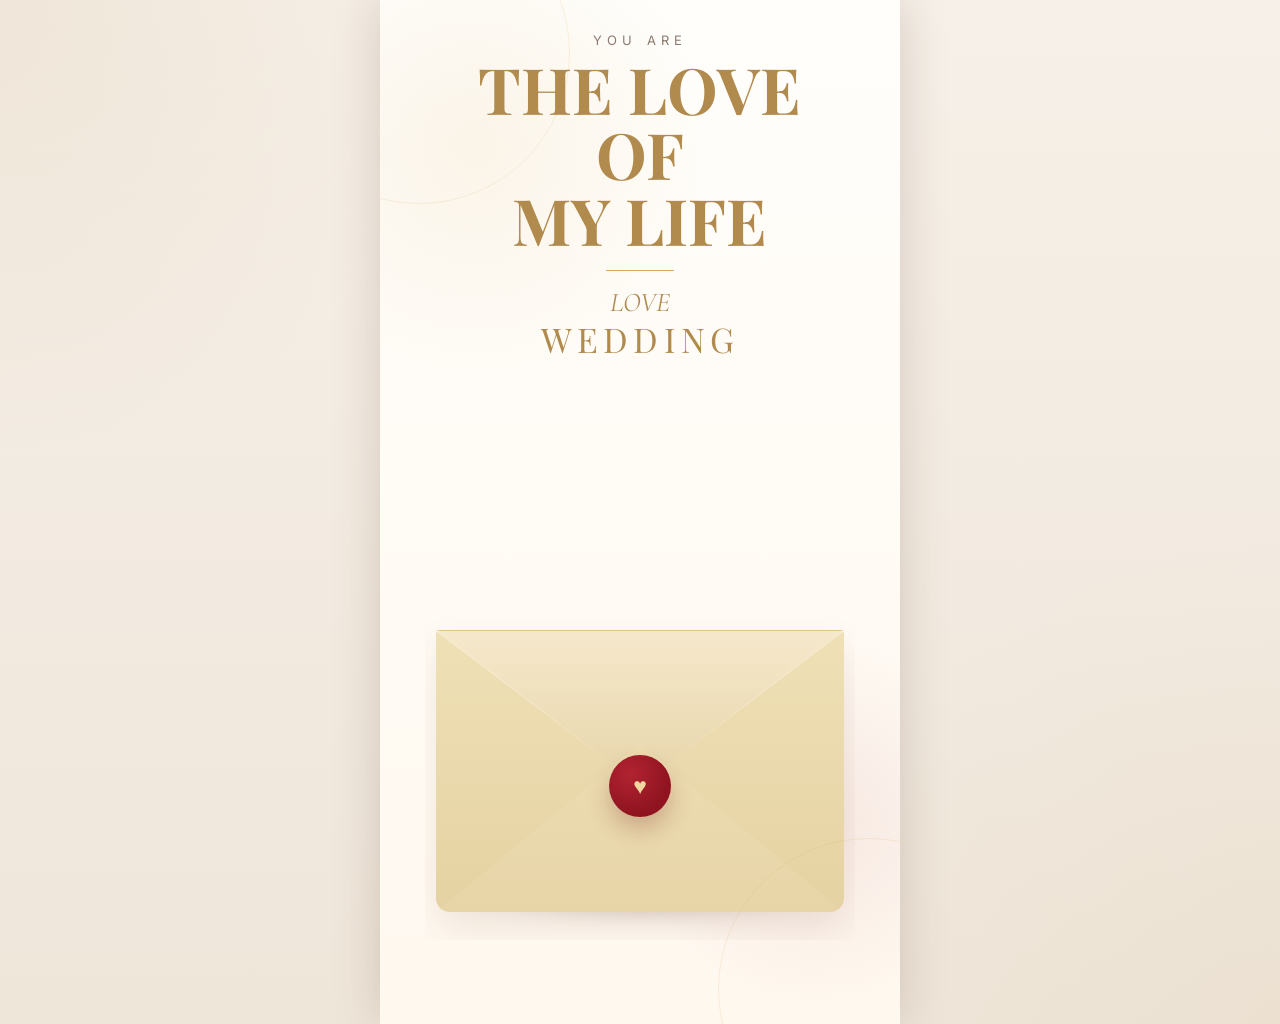
<file: index.html>
<!doctype html>
<html lang="vi">
<head>
  <meta charset="utf-8">
  <meta name="viewport" content="width=device-width,initial-scale=1">
  <title>Thiệp báo hỷ Phú Quí & Ánh Nguyệt</title>
  <meta name="theme-color" content="#f7efe3">
  <link rel="preconnect" href="https://fonts.googleapis.com">
  <link rel="preconnect" href="https://fonts.gstatic.com" crossorigin>
  <link href="https://fonts.googleapis.com/css2?family=Allura&family=Ephesis&family=Great+Vibes&family=Parisienne&family=Pinyon+Script&family=Playfair+Display:wght@500;600;700&family=Cormorant+Garamond:wght@400;500;600;700&family=Inter:wght@300;400;500;600&display=swap" rel="stylesheet">
  <link rel="stylesheet" href="css/style.css?v=2.05">
  <link rel="stylesheet" href="css/frame-fix.css?v=2.05">
  <link rel="stylesheet" href="css/cinelove-inspired.css?v=2.05">
  <link rel="stylesheet" href="css/template39-inspired.css?v=2.05">
  <link rel="stylesheet" href="css/template44-opening.css?v=2.05">
  <link rel="stylesheet" href="css/hero-photo-full.css?v=2.10">
</head>
<body>
  <audio id="bgMusic" loop preload="none"></audio>
  <button class="music-toggle hidden" id="musicToggle" aria-label="Bật/tắt nhạc">Nhạc</button>
  <main id="app" class="page-shell">
    <section class="intro template44-intro" id="intro"><div class="t44-gate" id="envelope"><div class="gif-envelope-stage"><div class="gif-bg-copy"><div class="t44-line t44-small">YOU ARE</div><div class="t44-line t44-big">THE LOVE OF</div><div class="t44-line t44-big">MY LIFE</div><div class="t44-divider"></div><div class="t44-line t44-script">LOVE</div><div class="t44-line t44-wedding">WEDDING</div></div><div class="gif-envelope" id="openEnvelopeArea" aria-label="Mở bao thư"><div class="gif-shadow"></div><div class="gif-back"></div><article class="gif-card intro-image-card" aria-label="Ảnh mở đầu"><div class="intro-image-frame" id="introCardPhoto" role="img" aria-label="Ảnh mở đầu của thiệp"></div><div class="intro-hidden-data" hidden aria-hidden="true"><span id="introGroom">Phú Quí</span><span id="introBride">Ánh Nguyệt</span><span id="introDate">18 . 07 . 2026</span><span id="introType">SAVE OUR DATE</span></div></article><div class="gif-front"><div class="gif-front-left"></div><div class="gif-front-right"></div><div class="gif-front-bottom"></div></div><div class="gif-flap"></div><button class="gif-seal" type="button" id="openEnvelopeButton" aria-label="Mở bao thư"><span>♥</span></button></div></div><p class="gif-hint" id="scrollHint">Kéo lên để xem thiệp</p></div></section>
    <section class="site hidden cinelove-site" id="site"><section class="hero section-reveal cinelove-cover"><div class="hero-arch-wrap"><div class="hero-arch" id="heroPhoto"></div></div><div class="hero-content"><p class="invitee" id="inviteeLine"><span>Kính mời</span><span>Quý khách</span></p><p class="invitee invitee-detail"><span>Đến dự buổi tiệc báo hỷ của</span></p><h2 class="hero-names" id="heroNames"><span id="heroGroomName">Phú Quí</span><span>&</span><span id="heroBrideName">Ánh Nguyệt</span></h2><p class="hero-date" id="heroDate">18 . 07 . 2026</p><button class="plain" id="musicStart">Bật nhạc nền</button></div></section><section class="calendar39 panel section-reveal" id="calendar39"><div class="section-flower">✦</div><p class="section-kicker">Our wedding day</p><h2>THÁNG 07 / 2026</h2><div class="calendar-box"><div class="calendar-week"><span>T2</span><span>T3</span><span>T4</span><span>T5</span><span>T6</span><span>T7</span><span>CN</span></div><div class="calendar-grid" id="calendarGrid"></div></div><div class="calendar-countdown" id="countdown39"><p class="invitee countdown-intro"><span>Buổi tiệc sẽ được diễn ra sau:</span></p><div class="divider"></div><div class="countdown" id="countdown"><div><strong>00</strong><span>Ngày</span></div><div><strong>00</strong><span>Giờ</span></div><div><strong>00</strong><span>Phút</span></div><div><strong>00</strong><span>Giây</span></div></div></div></section><section class="event-invite section-reveal cinelove-event" id="eventInvite"><div class="event-top"><article class="person-side"><div class="person-photo-frame"><img id="eventGroomPhoto" alt="Chú rể"></div><p id="eventGroomRole">Út Nam</p><h3 id="eventGroomShort">Phú Quí</h3></article><article class="person-side"><div class="person-photo-frame"><img id="eventBridePhoto" alt="Cô dâu"></div><p id="eventBrideRole">Út Nữ</p><h3 id="eventBrideShort">Ánh Nguyệt</h3></article></div><div class="event-ribbon">THÔNG TIN LỄ BÁO HỶ</div><div class="family-row"><article><p>Ông Bà</p><h4 id="groomFather"></h4><h4 id="groomMother"></h4><small id="groomFamAddress"></small></article><span class="family-divider"></span><article><p>Ông Bà</p><h4 id="brideFather"></h4><h4 id="brideMother"></h4><small id="brideFamAddress"></small></article></div><p class="formal-intro" id="formalIntro">Trân trọng báo tin Lễ Báo Hỷ của</p><div class="formal-couple"><h2 id="formalGroomName"></h2><p id="formalGroomRole">ÚT NAM</p><span>&</span><h2 id="formalBrideName"></h2><p id="formalBrideRole">ÚT NỮ</p></div><div class="ceremony-block"><h3 id="ceremonyTitle">TIỆC BÁO HỶ ĐƯỢC TỔ CHỨC TẠI</h3><h4 id="venue"></h4><p id="venueAddress"></p><p class="time-label">VÀO LÚC <strong id="eventTime"></strong></p><div class="date-line"><span id="eventDay"></span><i></i><b id="eventDateDay"></b><i></i><span id="eventMonth"></span></div><div class="year-line" id="eventYear"></div><p class="lunar" id="eventLunar"></p><a class="btn solid" id="mapBtn" target="_blank" rel="noopener">CHỈ ĐƯỜNG</a></div></section><section class="dresscode39 panel section-reveal" id="dresscode39"><div class="section-flower">✦</div><p class="section-kicker" id="dresscodeKicker">Dresscode</p><h2 id="dresscodeTitle">TRANG PHỤC GỢI Ý</h2><p class="dresscode-note" id="dresscodeNote">Quý khách vui lòng ưu tiên các gam màu: trắng, kem, nâu, hồng phấn, đen.</p><div class="dresscode-colors" aria-label="Màu dresscode"><div class="dresscode-color color-white"><span></span><b>Trắng</b></div><div class="dresscode-color color-cream"><span></span><b>Kem</b></div><div class="dresscode-color color-brown"><span></span><b>Nâu</b></div><div class="dresscode-color color-blush"><span></span><b>Hồng phấn</b></div><div class="dresscode-color color-black"><span></span><b>Đen</b></div></div></section><section class="timeline39 panel section-reveal" id="timeline39"><div class="section-flower">✦</div><p class="section-kicker">Wedding Timeline</p><h2>LỊCH TRÌNH BUỔI TIỆC</h2><div class="timeline-list" id="timelineList"></div></section><section class="gallery panel section-reveal cinelove-gallery"><div class="cinelove-section-kicker">Album</div><h2>ALBUM ẢNH CƯỚI</h2><div class="gallery-grid" id="galleryGrid"></div></section><section class="rsvp panel section-reveal cinelove-rsvp"><div class="cinelove-section-kicker">RSVP</div><h2>VUI LÒNG XÁC NHẬN</h2><p class="rsvp-note">Vui lòng xác nhận sự hiện diện của bạn để cô dâu và chú rể có thể chuẩn bị đón tiếp chu đáo nhất nhé!!!</p><form id="rsvpForm"><input name="guestName" id="guestNameInput" placeholder="Họ và tên" required><input name="wish" placeholder="Gửi lời chúc đến cô dâu và chú rể"><select name="attending" required><option value="">Quý khách có tham dự không?</option><option>Có tham dự</option><option>Rất tiếc không thể tham dự</option></select><select name="companions" id="companionsInput"><option value="">Quý khách tham dự cùng bao nhiêu khách?</option><option>Đi một mình</option><option>1</option><option>2</option><option>3</option></select><select name="guestOf" required><option value="">Quý khách là khách mời của</option><option>Cô dâu</option><option>Chú rể</option><option>Khách chung</option></select><button class="btn solid" type="submit">GỬI LỜI CHÚC & XÁC NHẬN</button></form><p id="formStatus"></p><button class="btn outline" id="giftBtn">GỬI QUÀ MỪNG CƯỚI</button></section><section class="thanks section-reveal" id="thanks"><div><h2>Thank You!</h2><p>Cảm ơn Quý khách đã dành thời gian đến chung vui cùng gia đình chúng tôi!</p><h3 id="thanksNames">PHÚ QUÍ & ÁNH NGUYỆT</h3><p id="thanksDate">18 . 07 . 2026</p></div></section></section>
  </main>
  <div class="lightbox" id="lightbox"><button id="closeLightbox">×</button><img id="lightboxImg" alt="Ảnh cưới"><button id="prevImg">‹</button><button id="nextImg">›</button></div><div class="gift-sheet" id="giftSheet"><div class="gift-content"><button class="close" id="closeGift">×</button><h2>GỬI QUÀ MỪNG CƯỚI</h2><div class="gift-grid"><article><h3 id="brideGiftTitle"></h3><img id="brideQr" alt="QR cô dâu"><p id="brideBank"></p><p id="brideAcc"></p><p id="brideNameBank"></p><small id="brideMemo"></small></article><article><h3 id="groomGiftTitle"></h3><img id="groomQr" alt="QR chú rể"><p id="groomBank"></p><p id="groomAcc"></p><p id="groomNameBank"></p><small id="groomMemo"></small></article></div><button class="btn outline" id="backInvite">QUAY LẠI THIỆP</button></div></div>
  <script src="js/config.js?v=2.05"></script><script src="js/cms-client.js?v=2.05"></script><script src="js/main.js?v=2.05"></script><script src="js/image-restore-legacy.js?v=2.05"></script><script src="js/thanks-bg-fix.js?v=2.05"></script><script src="js/hero-name-size-15.js?v=2.05"></script><script src="js/opening-card-image.js?v=2.05"></script><script src="js/hero-invite-layout.js?v=2.09"></script><script src="js/calendar-after-timeline.js?v=2.05"></script>
</body>
</html>
</file>
<file: css/style.css>
:root{
  --ivory:#fbf7ef;
  --paper:#fffaf5;
  --paper2:#f5eee2;
  --gold:#b98645;
  --gold2:#d7b77f;
  --deep:#5d4f3f;
  --muted:#857260;
  --line:#dfcfb8;
  --event-accent:#b98645;
  --shadow:0 18px 60px rgba(91,71,43,.16);
  --canvas:980px;
}
*{box-sizing:border-box}
html{scroll-behavior:smooth}
body{margin:0;color:var(--deep);background:radial-gradient(circle at 50% 0,#fff 0,#f8efe2 38%,#eddcc4 100%);font-family:Inter,system-ui,sans-serif;overflow-x:hidden}
body:before{content:"";position:fixed;inset:0;background:url('../assets/images/venue.jpg') center/cover;opacity:.07;filter:blur(3px);z-index:-2}
body:after{content:"";position:fixed;inset:0;background:radial-gradient(circle at 10% 12%,rgba(255,255,255,.65) 0 3%,transparent 7%),radial-gradient(circle at 92% 8%,rgba(255,255,255,.5) 0 4%,transparent 9%),radial-gradient(circle at 90% 80%,rgba(255,255,255,.55) 0 5%,transparent 11%),radial-gradient(circle at 10% 85%,rgba(255,255,255,.45) 0 5%,transparent 10%);pointer-events:none;z-index:-1}
.hidden{display:none!important}.page-shell{width:min(100%,var(--canvas));margin:0 auto;box-shadow:0 0 80px rgba(120,90,50,.14);background:rgba(255,255,255,.12)}
.music-toggle{position:fixed;top:16px;left:16px;z-index:20;border:1px solid var(--gold);background:rgba(255,250,242,.86);color:#9d743e;border-radius:999px;padding:10px 14px;font:700 12px Inter,sans-serif;backdrop-filter:blur(10px)}
.intro{min-height:560px;display:grid;place-items:center;padding:24px 18px}.intro-frame{width:100%;min-height:520px;border-radius:10px;background:linear-gradient(135deg,#fffdf8,#efe4d4);box-shadow:var(--shadow);border:1px solid rgba(197,154,93,.25);display:grid;grid-template-columns:44% 56%;overflow:hidden;position:relative}.intro-left,.intro-right{position:relative;display:grid;place-items:center;text-align:center;padding:36px 20px}.intro-left:before,.intro-right:before{content:"";position:absolute;inset:0;background:radial-gradient(circle at 20% 20%,rgba(255,255,255,.6),transparent 25%),linear-gradient(135deg,rgba(255,255,255,.45),transparent);pointer-events:none}.paper-edge{position:absolute;top:0;bottom:0;width:70px;background:rgba(255,250,242,.9);filter:drop-shadow(0 0 9px rgba(110,80,50,.12))}.paper-edge-left{right:-26px;clip-path:polygon(0 0,100% 0,70% 28%,100% 50%,72% 72%,100% 100%,0 100%)}.paper-edge-right{left:-26px;clip-path:polygon(0 0,100% 0,100% 100%,0 100%,28% 72%,0 50%,30% 28%)}
.save{letter-spacing:.42em;font:700 clamp(12px,1.9vw,16px) Playfair Display,serif;color:var(--gold);animation:fade 1.7s ease both}.script-names{font:400 clamp(46px,8vw,90px) Great Vibes,cursive;color:var(--gold);margin:16px 0 10px;line-height:1}.script-names small{display:block;font:500 clamp(20px,3.5vw,30px) Cormorant Garamond,serif;color:var(--deep);line-height:1.1}.date{font:500 clamp(18px,2.4vw,24px) Cormorant Garamond,serif;letter-spacing:.16em}.type{font:600 clamp(13px,1.8vw,15px) Cormorant Garamond,serif;letter-spacing:.12em}.btn{border:0;border-radius:2px;padding:13px 28px;letter-spacing:.08em;font:700 clamp(11px,1.5vw,13px) Inter,sans-serif;cursor:pointer;text-decoration:none;display:inline-block;transition:.25s}.btn:hover{transform:translateY(-2px)}.btn.outline{background:rgba(255,255,255,.35);border:1px solid var(--gold);color:#9d743e}.btn.solid{background:linear-gradient(135deg,var(--gold2),var(--gold));color:#fff;box-shadow:0 12px 26px rgba(185,132,69,.22)}.polaroid{position:absolute;width:30%;min-width:150px;max-width:230px;background:#fff;padding:10px 10px 34px;box-shadow:0 15px 42px rgba(80,60,40,.22);border-radius:4px}.polaroid-media{width:100%;height:clamp(160px,22vw,245px);overflow:hidden;border-radius:2px;background:#f6ead7}.polaroid img{width:100%;height:100%;object-fit:cover;background:#f6ead7;display:block}.polaroid figcaption{position:absolute;bottom:10px;left:0;right:0;text-align:center;font:600 14px Cormorant Garamond,serif}.p1{left:22%;top:18%;transform:rotate(-6deg)}.p2{right:14%;top:14%;transform:rotate(6deg)}.save-final{position:absolute;top:72%;left:0;right:0;letter-spacing:.52em;font:600 clamp(13px,2vw,20px) Playfair Display,serif;color:rgba(116,96,70,.55);line-height:1.8}.final-open{position:absolute;top:83%;padding-left:34px;padding-right:34px}.intro-frame:not(.opened) .intro-right .polaroid,.intro-frame:not(.opened) .save-final,.intro-frame:not(.opened) .final-open{opacity:0;pointer-events:none}.intro-frame.opened .intro-left .btn{opacity:.35}.intro-frame.opened .intro-right .polaroid{animation:drawPhoto .9s ease both}.intro-frame.opened .p2{animation-delay:.16s}.intro-frame.opened .save-final{animation:fade 1.1s .35s both}.intro-frame.opened .final-open{animation:fade 1s .65s both}
.site{padding-bottom:0}.hero{display:grid;grid-template-columns:48% 52%;align-items:center;min-height:620px;padding:54px 44px 28px;position:relative;overflow:hidden;background:linear-gradient(100deg,rgba(255,255,255,.35),rgba(255,255,255,.68)),radial-gradient(circle at 80% 20%,rgba(255,255,255,.95),transparent 30%)}.hero-arch-wrap{height:520px;display:flex;align-items:flex-end;justify-content:center}.hero-arch{width:94%;height:100%;background:center/cover no-repeat;border-radius:46% 46% 0 0;box-shadow:inset 0 0 0 10px rgba(255,255,255,.65),0 20px 60px rgba(120,80,38,.16)}.hero-content{text-align:center;padding:24px}.invitee{font:500 18px/1.2 Cormorant Garamond,serif;color:#765d44;letter-spacing:.08em}.invitee span{display:block}.invitee span+span{font:400 40px Great Vibes,cursive;color:var(--gold);letter-spacing:0;margin-top:4px}.hero-names{display:flex;flex-direction:column;align-items:center;gap:4px;font:700 clamp(28px,4.8vw,46px)/1.08 Playfair Display,serif;color:var(--gold);letter-spacing:.05em;margin:16px 0;text-transform:uppercase}.hero-names span:nth-child(2){font:500 clamp(24px,3.4vw,34px) Cormorant Garamond,serif;color:var(--deep);line-height:1}.hero-date{font:600 clamp(20px,2.8vw,28px) Cormorant Garamond,serif;letter-spacing:.18em;color:var(--deep)}.divider{width:180px;height:1px;background:var(--gold);margin:22px auto}.countdown{display:flex;justify-content:center;gap:20px}.countdown div{min-width:72px}.countdown strong{display:block;font:600 clamp(28px,4vw,38px) Playfair Display,serif;color:var(--deep)}.countdown span{text-transform:uppercase;font-size:11px;letter-spacing:.12em}.plain{border:0;background:transparent;color:var(--muted);text-decoration:underline;margin-top:20px;cursor:pointer;font-weight:600}.panel,.cards,.event-invite{width:86%;margin:26px auto}.couple{display:grid;grid-template-columns:1fr 1fr;gap:24px}.couple article,.panel{background:rgba(255,252,247,.92);border:1px solid rgba(197,154,93,.22);border-radius:12px;box-shadow:var(--shadow);backdrop-filter:blur(8px)}.couple article{display:grid;grid-template-columns:42% 58%;gap:16px;padding:18px;align-items:center}.couple img{width:100%;height:136px;border-radius:8px;object-fit:cover;background:#f2e5d2}.couple h3,.gallery h2,.rsvp h2,.story h2{font-family:Playfair Display,serif;color:var(--gold);letter-spacing:.08em}.couple p{margin:7px 0;color:var(--muted);font-size:13px}.story{padding:30px;text-align:center}.story p{font:500 clamp(18px,2.4vw,22px)/1.8 Cormorant Garamond,serif;max-width:790px;margin:auto;white-space:pre-line}.event-invite{background:rgba(255,252,247,.92);border:1px solid rgba(197,154,93,.24);box-shadow:var(--shadow);text-align:center;position:relative;overflow:hidden}.event-invite:before{content:"";position:absolute;inset:0;background:radial-gradient(circle at 25% 20%,rgba(255,255,255,.5),transparent 28%),radial-gradient(circle at 75% 70%,rgba(255,255,255,.38),transparent 30%);opacity:.85;pointer-events:none}.event-invite>*{position:relative}.event-top{display:grid;grid-template-columns:1fr 1fr;align-items:start;padding:30px 56px 18px;gap:32px}.person-side img{width:170px;height:170px;border-radius:50%;object-fit:cover;background:#ead9be;margin:auto;display:block}.person-side p{font:500 20px Cormorant Garamond,serif;margin:16px 0 4px;color:var(--muted)}.person-side h3{font:700 36px Playfair Display,serif;color:var(--event-accent);margin:0}.event-ribbon{background:linear-gradient(135deg,var(--gold2),var(--gold));color:#fff;font:700 clamp(24px,4vw,36px) Playfair Display,serif;letter-spacing:.06em;padding:22px 12px;margin:10px 0 26px}.family-row{display:grid;grid-template-columns:1fr 1px 1fr;gap:28px;padding:0 58px 24px;align-items:center}.family-row article p{font:500 20px Cormorant Garamond,serif;margin:0 0 10px}.family-row h4{font:700 23px Playfair Display,serif;color:var(--event-accent);margin:8px 0}.family-row small{font:500 16px Cormorant Garamond,serif;color:var(--muted);display:block;margin-top:10px}.family-divider{width:1px;height:86px;background:var(--line)}.formal-couple{padding:12px 20px}.formal-couple h2{font:400 clamp(42px,7vw,68px) Great Vibes,cursive;color:var(--event-accent);margin:18px 0 8px}.formal-couple p{font:600 20px Cormorant Garamond,serif;letter-spacing:.28em;color:var(--muted);margin:0}.formal-couple span{display:block;font:400 44px Cormorant Garamond,serif;color:var(--deep);margin:24px 0}.ceremony-block{padding:34px 50px 44px}.ceremony-block h3{font:700 clamp(22px,3vw,30px) Playfair Display,serif;color:var(--gold);letter-spacing:.04em}.ceremony-block h4{font:500 clamp(24px,3.5vw,34px) Cormorant Garamond,serif;color:var(--gold);margin:12px 0}.ceremony-block>p{font:500 clamp(18px,2.5vw,28px)/1.45 Cormorant Garamond,serif;color:var(--deep)}.time-label{color:var(--deep)!important;letter-spacing:.06em}.date-line{display:flex;justify-content:center;align-items:center;gap:22px;margin:24px 0 14px}.date-line span{font:600 clamp(20px,3vw,28px) Cormorant Garamond,serif;color:var(--muted);text-transform:uppercase}.date-line b{font:500 clamp(42px,7vw,60px) Playfair Display,serif;color:var(--event-accent)}.date-line i{width:1px;height:40px;background:var(--muted);opacity:.5}.year-line{font:500 clamp(30px,5vw,46px) Cormorant Garamond,serif;margin:12px 0}.lunar{color:var(--muted)!important;font-size:clamp(16px,2.2vw,24px)!important}.gallery{padding:26px;text-align:center}.gallery-grid{display:grid;grid-template-columns:repeat(4,1fr);gap:10px}.thumb{position:relative;aspect-ratio:1.15/1;border-radius:8px;overflow:hidden;background:linear-gradient(135deg,#fff,#ead9be);cursor:pointer}.thumb img{width:100%;height:100%;object-fit:cover;transition:.35s}.more{position:absolute;inset:0;background:rgba(95,75,52,.58);color:white;display:grid;place-items:center;font:700 24px Playfair Display,serif}.rsvp{padding:30px}.rsvp h2,.rsvp-note{text-align:center}.rsvp-note{max-width:760px;margin:0 auto 22px;line-height:1.7}.rsvp form{display:grid;grid-template-columns:1fr 1fr;gap:12px}input,select,textarea{width:100%;padding:14px;border:1px solid var(--line);border-radius:8px;background:#fff;color:var(--deep);font:400 14px Inter,sans-serif}#rsvpForm button{grid-column:1/-1;justify-self:center;margin-top:12px}.rsvp>#giftBtn{display:block;margin:18px auto 0}.thanks{min-height:360px;display:grid;place-items:center;text-align:center;background:center/cover no-repeat;color:white;margin-top:30px;position:relative}.thanks:before{content:"";position:absolute;inset:0;background:linear-gradient(rgba(80,60,40,.38),rgba(80,60,40,.52))}.thanks>div{position:relative}.thanks h2{font:400 clamp(58px,8vw,78px) Great Vibes,cursive;color:white;margin:0}.section-reveal{opacity:0;transform:translateY(24px);transition:opacity .9s ease,transform .9s ease}.section-reveal.visible{opacity:1;transform:none}.gift-sheet{display:none;position:fixed;inset:0;z-index:35;background:rgba(40,30,20,.45);align-items:flex-end}.gift-sheet.open{display:flex}.gift-content{width:100%;max-height:90vh;overflow:auto;background:#fff9f0;border-radius:28px 28px 0 0;padding:30px;position:relative;text-align:center}.close{position:absolute;right:18px;top:18px;width:36px;height:36px;border:none;border-radius:50%;background:white;color:var(--deep);font-size:22px}.gift-grid{display:grid;grid-template-columns:1fr 1fr;gap:18px;max-width:800px;margin:auto}.gift-grid article{background:white;border:1px solid var(--line);border-radius:16px;padding:20px}.gift-grid img{max-width:210px;width:100%;height:auto;border:10px solid white;box-shadow:0 0 0 1px #ddd}.lightbox{display:none;position:fixed;inset:0;background:rgba(35,25,16,.88);z-index:45;align-items:center;justify-content:center}.lightbox.open{display:flex}.lightbox img{max-width:92vw;max-height:88vh;object-fit:contain;border-radius:12px}.lightbox button{position:absolute;border:0;background:rgba(255,255,255,.9);border-radius:50%;width:42px;height:42px;font-size:30px;color:var(--deep);cursor:pointer}#closeLightbox{top:18px;right:18px}#prevImg{left:18px}#nextImg{right:18px}@keyframes fade{from{opacity:0;filter:blur(8px)}to{opacity:1;filter:blur(0)}}@keyframes drawPhoto{from{opacity:0;transform:translateY(35px) rotate(0)}to{opacity:1}}
@media(max-width:760px){:root{--canvas:100vw}.page-shell{box-shadow:none}.intro{padding:0;min-height:100vh}.intro-frame{border-radius:0;min-height:100vh}.hero{min-height:560px;padding:34px 22px 24px}.hero-arch-wrap{height:430px}.event-top{padding-left:30px;padding-right:30px}.family-row{padding-left:28px;padding-right:28px;gap:16px}.ceremony-block{padding-left:26px;padding-right:26px}.panel,.cards,.event-invite{width:94%}.couple article{gap:10px;padding:12px}.rsvp{padding:22px}.polaroid{min-width:120px}.p1{left:14%}.p2{right:8%}.save-final{letter-spacing:.32em;top:73%}.final-open{top:84%}.countdown{gap:10px}.countdown div{min-width:58px}.gallery-grid{gap:7px}}

/* v1.8 refinements: soft floral background, event color sync, and intro spacing */
body:before{content:"";position:fixed;inset:0;background:url('../assets/images/venue.jpg') center/cover;opacity:.055;filter:blur(4px);z-index:-3;transform:scale(1.03)}
body:after{content:"";position:fixed;inset:0;pointer-events:none;z-index:-2;background:
radial-gradient(ellipse at 7% 12%,rgba(255,255,255,.92) 0 4%,rgba(245,225,198,.42) 4% 10%,transparent 20%),
radial-gradient(ellipse at 13% 18%,rgba(255,255,255,.65) 0 3%,transparent 12%),
radial-gradient(ellipse at 92% 10%,rgba(255,255,255,.86) 0 5%,rgba(245,225,198,.42) 5% 11%,transparent 22%),
radial-gradient(ellipse at 87% 18%,rgba(255,255,255,.55) 0 3%,transparent 13%),
radial-gradient(ellipse at 7% 88%,rgba(255,255,255,.84) 0 5%,rgba(245,225,198,.38) 5% 11%,transparent 23%),
radial-gradient(ellipse at 93% 82%,rgba(255,255,255,.78) 0 5%,rgba(245,225,198,.35) 5% 11%,transparent 22%);opacity:.92}
.page-shell{position:relative;overflow:hidden;background:linear-gradient(180deg,rgba(255,255,255,.56),rgba(255,250,242,.8))}
.page-shell:before,.page-shell:after{content:"";position:absolute;pointer-events:none;z-index:0;background:radial-gradient(ellipse at center,rgba(255,255,255,.95) 0 8%,rgba(238,218,186,.48) 8% 15%,transparent 32%);opacity:.62}
.page-shell:before{width:280px;height:280px;left:-128px;top:620px}.page-shell:after{width:320px;height:320px;right:-160px;top:980px}
.page-shell>*,.intro,.site{position:relative;z-index:1}.event-invite{background:rgba(255,252,247,.94)!important;border-color:rgba(197,154,93,.24)!important}.event-ribbon{background:linear-gradient(135deg,var(--gold2),var(--gold))!important}.person-side h3,.family-row h4,.formal-couple h2,.date-line b{color:var(--gold)!important}.ceremony-block h3,.ceremony-block h4{color:var(--gold)!important}.ceremony-block>p{color:var(--deep)!important}.family-divider{background:var(--line)!important}.save-final{top:72%!important;line-height:1.9!important}.final-open{top:84%!important;padding-left:36px!important;padding-right:36px!important}.intro-right .btn,.final-open{min-width:150px}.save-final+.final-open{margin-top:18px}
@media(max-width:760px){.save-final{top:72.5%!important}.final-open{top:84.5%!important}.page-shell:before{top:740px}.page-shell:after{top:1160px}}
</file>
<file: css/frame-fix.css>
/* v1.17: Frame-safe crop/zoom.
   The frame remains fixed; only the inner image is zoomed/repositioned. */

.crop-frame,
.couple-photo-frame,
.person-photo-frame,
.polaroid-media {
  overflow: hidden;
  position: relative;
  isolation: isolate;
  flex: 0 0 auto;
}

.crop-frame img,
.couple-photo-frame img,
.person-photo-frame img,
.polaroid-media img {
  display: block;
  width: 100% !important;
  height: 100% !important;
  object-fit: cover;
  border-radius: 0 !important;
  margin: 0 !important;
  max-width: none !important;
  will-change: transform;
}

.couple-photo-frame {
  width: 100%;
  height: 136px;
  border-radius: 8px;
  background: #f2e5d2;
}

.person-photo-frame {
  width: 170px;
  height: 170px;
  border-radius: 50%;
  background: #ead9be;
  margin: 0 auto;
}

.polaroid-media {
  width: 100%;
  height: clamp(160px, 22vw, 245px);
  border-radius: 2px;
  background: #f6ead7;
}

.couple article {
  overflow: hidden;
}

.person-side {
  overflow: visible;
}

@media (max-width: 760px) {
  .couple-photo-frame {
    height: 136px;
  }

  .person-photo-frame {
    width: 160px;
    height: 160px;
  }
}

/* v1.74: Sync bride/groom name size between desktop and mobile.
   Scope: only the names in Hero (Kính mời) and Event Info (Thông tin lễ báo hỷ). */
body .page-shell .site .hero.cinelove-cover .hero-content .hero-names,
body .page-shell .site .hero.cinelove-cover .hero-content .hero-names span {
  font-size: 52px !important;
  line-height: 1.06 !important;
}

body .page-shell .site .hero.cinelove-cover .hero-content .hero-names span:nth-child(2) {
  font-size: 32px !important;
  line-height: 1 !important;
}

body .page-shell .site .cinelove-event .formal-couple h2,
body .page-shell .site .event-invite .formal-couple h2 {
  font-size: 60px !important;
  line-height: 1.04 !important;
}

body .page-shell .site .cinelove-event .formal-couple span,
body .page-shell .site .event-invite .formal-couple span {
  font-size: 38px !important;
  line-height: 1 !important;
}

@media (max-width: 760px) {
  body .page-shell .site .hero.cinelove-cover .hero-content .hero-names,
  body .page-shell .site .hero.cinelove-cover .hero-content .hero-names span {
    font-size: 52px !important;
    line-height: 1.06 !important;
  }

  body .page-shell .site .hero.cinelove-cover .hero-content .hero-names span:nth-child(2) {
    font-size: 32px !important;
  }

  body .page-shell .site .cinelove-event .formal-couple h2,
  body .page-shell .site .event-invite .formal-couple h2 {
    font-size: 60px !important;
    line-height: 1.04 !important;
  }

  body .page-shell .site .cinelove-event .formal-couple span,
  body .page-shell .site .event-invite .formal-couple span {
    font-size: 38px !important;
  }
}

/* v1.81: Balance spacing around ampersand in Thông tin lễ báo hỷ. */
body .page-shell .site .event-invite .formal-couple,
body .page-shell .site .cinelove-event .formal-couple {
  display: flex !important;
  flex-direction: column !important;
  align-items: center !important;
  justify-content: center !important;
  text-align: center !important;
}

body .page-shell .site .event-invite .formal-couple h2,
body .page-shell .site .cinelove-event .formal-couple h2 {
  line-height: 1.08 !important;
}

body .page-shell .site .event-invite .formal-couple #formalGroomName,
body .page-shell .site .cinelove-event .formal-couple #formalGroomName {
  margin-top: 6px !important;
  margin-bottom: 4px !important;
}

body .page-shell .site .event-invite .formal-couple #formalGroomRole,
body .page-shell .site .cinelove-event .formal-couple #formalGroomRole {
  margin-top: 2px !important;
  margin-bottom: 10px !important;
}

body .page-shell .site .event-invite .formal-couple > span,
body .page-shell .site .cinelove-event .formal-couple > span {
  display: block !important;
  line-height: 1 !important;
  margin-top: 0 !important;
  margin-bottom: 10px !important;
}

body .page-shell .site .event-invite .formal-couple #formalBrideName,
body .page-shell .site .cinelove-event .formal-couple #formalBrideName {
  margin-top: 0 !important;
  margin-bottom: 4px !important;
}

body .page-shell .site .event-invite .formal-couple #formalBrideRole,
body .page-shell .site .cinelove-event .formal-couple #formalBrideRole {
  margin-top: 2px !important;
  margin-bottom: 0 !important;
}

/* v1.89: Match ceremony title with venue format and prevent clipping on narrow screens. */
body main#app.page-shell section#site.site section#eventInvite.event-invite .ceremony-block h3#ceremonyTitle {
  white-space: normal !important;
  overflow-wrap: normal !important;
  word-break: normal !important;
  text-wrap: balance !important;
  overflow: visible !important;
}

/* v1.90: Countdown merged into Calendar and centered. */
body .page-shell .site .calendar39 .calendar-countdown {
  width: 100% !important;
  max-width: 360px !important;
  margin: 26px auto 0 !important;
  text-align: center !important;
  display: flex !important;
  flex-direction: column !important;
  align-items: center !important;
  justify-content: center !important;
}

body .page-shell .site .calendar39 .calendar-countdown .countdown-intro {
  width: 100% !important;
  margin: 0 auto 10px !important;
  text-align: center !important;
}

body .page-shell .site .calendar39 .calendar-countdown .divider {
  margin: 12px auto 16px !important;
}

body .page-shell .site .calendar39 .calendar-countdown .countdown {
  width: 100% !important;
  margin: 0 auto !important;
  justify-content: center !important;
}

/* v1.91: Opening invitation card becomes an image-only frame. */
body .template44-intro .gif-card.intro-image-card {
  display: flex !important;
  align-items: center !important;
  justify-content: center !important;
  padding: 14px !important;
  background: linear-gradient(180deg, rgba(255,255,255,.98), rgba(255,248,240,.98)) !important;
  overflow: hidden !important;
}

body .template44-intro .intro-image-frame {
  width: 100% !important;
  height: 100% !important;
  border-radius: 14px !important;
  background-color: #f3ece1 !important;
  background-position: center !important;
  background-repeat: no-repeat !important;
  background-size: cover !important;
  box-shadow: inset 0 0 0 1px rgba(214,167,93,.18), inset 0 0 0 2px rgba(255,255,255,.45) !important;
  position: relative !important;
  overflow: hidden !important;
}

body .template44-intro .intro-hidden-data {
  display: none !important;
}

body .template44-intro .intro-image-frame.is-empty::after {
  content: "Ảnh mở đầu";
  position: absolute;
  inset: auto 0 18px 0;
  text-align: center;
  font-family: "Playfair Display", serif;
  font-size: 14px;
  letter-spacing: .14em;
  color: #b6904b;
  opacity: .9;
}
</file>
<file: css/cinelove-inspired.css>
/* v1.19 Cinelove-inspired redesign
   Inspired by the provided screen recording: burgundy editorial theme, mobile-first long page,
   large portrait cover, calendar/countdown, central RSVP card, gift block, and album section.
   Existing Admin/CMS IDs are preserved. */

:root{
  --cine-wine:#7d111c;
  --cine-wine-dark:#5f0b13;
  --cine-rose:#b27979;
  --cine-cream:#fffdf9;
  --cine-paper:#f8f4ee;
  --cine-ink:#3f2b25;
  --cine-muted:#7a6a62;
  --cine-line:#eadfd5;
  --cine-shadow:0 18px 50px rgba(74,38,30,.14);
  --gold:#8f1420;
  --gold2:#b86d6d;
  --event-accent:#8f1420;
}

body{
  background:#f1eee9 !important;
  color:var(--cine-ink);
}

.page-shell{
  max-width:512px !important;
  width:100% !important;
  min-height:100vh;
  margin:0 auto !important;
  box-shadow:0 0 40px rgba(0,0,0,.12) !important;
  background:var(--cine-cream) !important;
  overflow:hidden;
}

/* Intro/opening card */
.intro{
  min-height:100vh;
  background:var(--cine-paper) !important;
  padding:0 !important;
}
.intro-frame{
  grid-template-columns:1fr !important;
  min-height:100vh;
  border-radius:0 !important;
  background:linear-gradient(180deg,#f8f5f0,#fff) !important;
}
.intro-left{
  min-height:48vh;
  padding:72px 28px 28px !important;
  border-bottom:1px solid var(--cine-line);
}
.intro-right{
  min-height:52vh;
  padding:28px !important;
}
.script-names{
  color:var(--cine-wine) !important;
  font-size:clamp(56px,16vw,86px) !important;
}
.save,.save-final{
  color:var(--cine-wine) !important;
  letter-spacing:.38em !important;
}
.date,.type{
  color:var(--cine-ink) !important;
}
.btn.solid,.btn.outline,#rsvpForm button{
  background:var(--cine-wine) !important;
  border:1px solid var(--cine-wine) !important;
  color:#fff !important;
  border-radius:0 !important;
  box-shadow:0 10px 28px rgba(125,17,28,.22) !important;
}
.btn.outline{
  background:transparent !important;
  color:var(--cine-wine) !important;
}
.polaroid{
  box-shadow:0 18px 40px rgba(0,0,0,.18) !important;
}
.polaroid figcaption{
  color:var(--cine-wine);
}

/* Site general */
.site{
  padding:0 !important;
  background:#fff !important;
}
.section-reveal{
  opacity:1;
  transform:none;
}
.cinelove-section-kicker{
  font-family:"Cormorant Garamond",serif;
  font-size:20px;
  font-style:italic;
  color:var(--cine-wine);
  text-align:center;
  margin:0 auto 4px;
}
.cinelove-section-kicker:before,
.cinelove-section-kicker:after{
  content:"✦";
  font-size:13px;
  color:var(--cine-rose);
  margin:0 10px;
}

/* Cover: mimics first video frame with big portrait, burgundy captions and date */
.hero.cinelove-cover{
  display:flex !important;
  flex-direction:column !important;
  min-height:100vh !important;
  padding:0 0 30px !important;
  background:#fff !important;
  overflow:hidden;
}
.hero-arch-wrap{
  order:1;
  width:100%;
  height:58vh !important;
  min-height:520px;
  padding:0 !important;
  display:block !important;
}
.hero-arch{
  width:100% !important;
  height:100% !important;
  border-radius:0 !important;
  box-shadow:none !important;
  background-position:center top !important;
  position:relative;
}
.hero-arch:after{
  content:"";
  position:absolute;
  inset:0;
  background:linear-gradient(180deg,rgba(0,0,0,.02),rgba(0,0,0,.22));
}
.hero-content{
  order:2;
  padding:24px 26px 0 !important;
  text-align:center !important;
  background:#fff;
}
.invitee{
  color:var(--cine-wine) !important;
  letter-spacing:.12em !important;
  margin:0 0 10px;
}
.invitee span:first-child{
  font-family:Inter,sans-serif;
  font-size:12px !important;
  text-transform:uppercase;
}
.invitee span+span{
  color:var(--cine-wine) !important;
  font-size:38px !important;
}
.hero-names{
  color:var(--cine-wine) !important;
  font-size:clamp(28px,8vw,42px) !important;
  gap:3px !important;
}
.hero-names span:nth-child(2){
  color:var(--cine-ink) !important;
}
.hero-date{
  color:var(--cine-wine) !important;
  font-weight:700 !important;
}
.divider{
  width:120px !important;
  background:var(--cine-wine) !important;
  margin:18px auto !important;
}
.countdown{
  gap:8px !important;
  margin-top:18px;
}
.countdown div{
  min-width:58px !important;
  background:var(--cine-wine);
  color:#fff;
  padding:10px 4px;
}
.countdown strong{
  color:#fff !important;
  font-family:Playfair Display,serif !important;
  font-size:26px !important;
}
.countdown span{
  color:#fff !important;
  font-size:9px !important;
}
.plain{
  color:var(--cine-wine) !important;
}

/* Couple card: compact clean blocks */
.couple.cinelove-couple{
  width:100% !important;
  margin:0 !important;
  padding:28px 18px 8px;
  display:grid !important;
  grid-template-columns:1fr !important;
  gap:16px !important;
  background:var(--cine-paper);
}
.couple article{
  background:#fff !important;
  border:1px solid var(--cine-line) !important;
  box-shadow:var(--cine-shadow) !important;
  border-radius:14px !important;
  grid-template-columns:120px 1fr !important;
  gap:16px !important;
  padding:16px !important;
}
.couple-photo-frame{
  height:150px !important;
  border-radius:12px !important;
}
.couple h3{
  color:var(--cine-wine) !important;
  font-size:20px !important;
  line-height:1.25;
}
.couple p{
  color:var(--cine-muted) !important;
  font-size:13px !important;
}

/* Story / Love blocks */
.story.cinelove-story{
  width:100% !important;
  margin:0 !important;
  padding:42px 22px !important;
  border:0 !important;
  border-radius:0 !important;
  box-shadow:none !important;
  background:#fff !important;
}
.story h2,.gallery h2,.rsvp h2{
  color:var(--cine-wine) !important;
  text-transform:uppercase;
  letter-spacing:.08em !important;
}
.story p{
  color:var(--cine-muted) !important;
  font-size:22px !important;
  line-height:1.8 !important;
}

/* Event information: editorial wedding invitation */
.event-invite.cinelove-event{
  width:100% !important;
  margin:0 !important;
  border:0 !important;
  border-radius:0 !important;
  box-shadow:none !important;
  background:#fff !important;
}
.event-top{
  padding:34px 24px 20px !important;
  gap:18px !important;
}
.person-photo-frame{
  width:142px !important;
  height:142px !important;
}
.person-side p{
  color:var(--cine-muted) !important;
  font-size:18px !important;
}
.person-side h3{
  color:var(--cine-wine) !important;
  font-size:30px !important;
}
.event-ribbon{
  background:var(--cine-wine) !important;
  color:#fff !important;
  padding:18px 10px !important;
  font-size:30px !important;
}
.family-row{
  padding:8px 26px 20px !important;
  gap:16px !important;
}
.family-row h4{
  color:var(--cine-wine) !important;
  font-size:18px !important;
}
.formal-couple h2{
  color:var(--cine-wine) !important;
}
.ceremony-block{
  padding:26px 24px 36px !important;
}
.ceremony-block h3,
.ceremony-block h4,
.date-line b{
  color:var(--cine-wine) !important;
}
.date-line{
  gap:16px !important;
}
.year-line{
  color:var(--cine-wine);
}

/* RSVP like centered card in video */
.rsvp.cinelove-rsvp{
  width:100% !important;
  margin:0 !important;
  padding:44px 18px !important;
  border:0 !important;
  border-radius:0 !important;
  box-shadow:none !important;
  background:linear-gradient(180deg,#f8f4ee,#fff) !important;
}
.rsvp form{
  max-width:360px;
  margin:18px auto 0;
  display:grid !important;
  grid-template-columns:1fr !important;
  gap:12px !important;
  background:#fff;
  border:1px solid var(--cine-line);
  box-shadow:var(--cine-shadow);
  padding:20px;
}
input,select,textarea{
  border-radius:0 !important;
  border:1px solid var(--cine-line) !important;
}
#giftBtn{
  display:block !important;
  margin:20px auto 0 !important;
  background:#fff !important;
  color:var(--cine-wine) !important;
  border:1px solid var(--cine-wine) !important;
}

/* Gift sheet */
.gift-content{
  background:#fff !important;
}
.gift-content h2,.gift-grid h3{
  color:var(--cine-wine) !important;
}

/* Album: burgundy carousel-inspired block */
.gallery.cinelove-gallery{
  width:100% !important;
  margin:0 !important;
  padding:42px 18px 48px !important;
  border:0 !important;
  border-radius:0 !important;
  box-shadow:none !important;
  background:#fff !important;
}
.gallery h2{
  font-size:34px !important;
}
.gallery-grid{
  display:grid !important;
  grid-template-columns:repeat(4,1fr) !important;
  gap:6px !important;
  background:var(--cine-wine);
  padding:10px;
  border-radius:0;
}
.gallery-grid .thumb:first-child{
  grid-column:1/-1;
  aspect-ratio:1.45/1;
}
.thumb{
  border-radius:6px !important;
  background:#fff !important;
}
.thumb img{
  border-radius:6px !important;
}
.more{
  background:rgba(125,17,28,.72) !important;
}

/* Thank you */
.thanks{
  min-height:430px !important;
  margin:0 !important;
}
.thanks:before{
  background:linear-gradient(rgba(85,13,23,.42),rgba(85,13,23,.62)) !important;
}
.thanks h2{
  color:#fff !important;
}

/* Admin/editor compatibility bar in video is not part of public invite. */
@media(max-width:760px){
  :root{--canvas:100vw}
  .page-shell{box-shadow:none !important}
  .hero-arch-wrap{min-height:470px}
  .couple article{grid-template-columns:120px 1fr !important}
  .event-top{grid-template-columns:1fr 1fr !important;padding-left:18px !important;padding-right:18px !important}
  .person-photo-frame{width:132px !important;height:132px !important}
  .family-row{grid-template-columns:1fr !important}
  .family-divider{display:none}
}
</file>
<file: css/template39-inspired.css>
/* v1.20 Template 39-inspired redesign.
   Inspired by the public structure of Cinelove Template 39:
   hero -> calendar -> bride/groom -> love story -> families/event -> timeline -> RSVP -> album -> love box -> thank you.
   Does not copy original assets/source. */

:root{
  --t39-red:#8f1420;
  --t39-red-dark:#650b13;
  --t39-gold:#d6a75d;
  --t39-cream:#fff9f1;
  --t39-paper:#f8efe2;
  --t39-ink:#4a2c25;
  --t39-muted:#806d62;
  --t39-line:#ead5c2;
  --gold:#8f1420;
  --gold2:#d6a75d;
  --event-accent:#8f1420;
}

body{
  background:#eee6dc !important;
  color:var(--t39-ink);
}

.page-shell{
  width:min(100%, 520px) !important;
  max-width:520px !important;
  margin:0 auto !important;
  background:var(--t39-cream) !important;
  box-shadow:0 0 45px rgba(70,34,23,.18) !important;
  overflow:hidden;
}

.site{
  padding:0 !important;
  background:var(--t39-cream) !important;
}

/* Opening envelope/card */
.intro{
  background:linear-gradient(180deg,#f8efe2,#fff9f1) !important;
}
.intro-frame{
  border-radius:0 !important;
  background:transparent !important;
}
.save,.save-final{
  color:var(--t39-red) !important;
  letter-spacing:.32em !important;
}
.script-names{
  color:var(--t39-red) !important;
}
.btn.solid,
#rsvpForm button,
#wish39 button{
  background:var(--t39-red) !important;
  border:1px solid var(--t39-red) !important;
  color:#fff !important;
  border-radius:999px !important;
}
.btn.outline{
  color:var(--t39-red) !important;
  border-color:var(--t39-red) !important;
  border-radius:999px !important;
}

/* HERO TEMPLATE 39 STYLE */
.hero.cinelove-cover{
  min-height:100vh !important;
  display:flex !important;
  flex-direction:column !important;
  padding:0 !important;
  background:
    radial-gradient(circle at 20% 8%,rgba(214,167,93,.25),transparent 28%),
    linear-gradient(180deg,#fff9f1,#fff) !important;
}

.hero-arch-wrap{
  order:2;
  width:100%;
  min-height:58vh;
  height:58vh !important;
  padding:0 20px 26px !important;
  display:block !important;
}

.hero-arch{
  width:100% !important;
  height:100% !important;
  border-radius:260px 260px 18px 18px !important;
  box-shadow:0 22px 60px rgba(99,38,20,.20) !important;
  background-position:center top !important;
}

.hero-content{
  order:1;
  padding:52px 24px 18px !important;
  text-align:center !important;
  position:relative;
}

.hero-content:before{
  content:"2026";
  display:block;
  font-family:"Playfair Display",serif;
  color:var(--t39-red);
  font-size:64px;
  line-height:.9;
  letter-spacing:.06em;
  margin-bottom:10px;
}

.invitee{
  display:block !important;
  color:var(--t39-muted) !important;
  letter-spacing:.08em !important;
  margin:0 0 12px !important;
}

.invitee span:first-child{
  display:block;
  font-size:12px !important;
  text-transform:uppercase;
  margin-bottom:8px;
  font-family:"Cormorant Garamond",serif;
}

.invitee span+span{
  font-size:22px !important;
  color:var(--t39-red) !important;
  font-family:"Cormorant Garamond",serif;
}

.hero-names{
  color:var(--t39-red) !important;
  font-size:clamp(34px,9vw,52px) !important;
  line-height:1.05 !important;
  gap:2px !important;
}

.hero-names span:nth-child(2){
  color:var(--t39-gold) !important;
  font-size:.58em;
}

.divider{
  background:var(--t39-gold) !important;
  width:90px !important;
  margin:18px auto !important;
}

.hero-date{
  color:var(--t39-red) !important;
  font-weight:800 !important;
  letter-spacing:.18em !important;
}

.countdown{
  display:grid !important;
  grid-template-columns:repeat(4,1fr) !important;
  gap:8px !important;
  margin:18px 0 8px !important;
}

.countdown div{
  min-width:0 !important;
  background:#fff !important;
  border:1px solid var(--t39-line) !important;
  box-shadow:0 8px 22px rgba(95,38,18,.08);
  border-radius:14px !important;
  padding:10px 4px !important;
}

.countdown strong{
  color:var(--t39-red) !important;
  font-family:"Playfair Display",serif !important;
}

.countdown span{
  color:var(--t39-muted) !important;
}

/* Section titles */
.section-flower{
  width:34px;
  height:34px;
  margin:0 auto 8px;
  color:var(--t39-gold);
  display:flex;
  align-items:center;
  justify-content:center;
}
.section-kicker,
.cinelove-section-kicker{
  color:var(--t39-gold) !important;
  font-family:"Cormorant Garamond",serif;
  font-style:italic;
  font-size:20px;
  text-align:center;
  margin:0 0 4px;
}
.panel h2,
.story h2,
.gallery h2,
.rsvp h2,
.timeline39 h2,
.calendar39 h2,
.wish39 h2{
  color:var(--t39-red) !important;
  letter-spacing:.08em !important;
  text-align:center;
}

/* Calendar section */
.calendar39{
  margin:0 !important;
  border:0 !important;
  border-radius:0 !important;
  padding:46px 24px !important;
  background:#fff !important;
  box-shadow:none !important;
  display:flex;
  flex-direction:column;
  align-items:center;
  text-align:center;
}

.calendar39 > *{
  width:100%;
}

.calendar-box{
  margin:22px auto 0;
  max-width:360px;
  background:var(--t39-paper);
  border:1px solid var(--t39-line);
  padding:16px;
  box-shadow:0 18px 45px rgba(89,42,24,.12);
}

.calendar-week,
.calendar-grid{
  display:grid;
  grid-template-columns:repeat(7,1fr);
  text-align:center;
  gap:7px;
}

.calendar-week span{
  color:var(--t39-red);
  font-weight:800;
  font-size:12px;
}

.calendar-grid{
  margin-top:10px;
}

.calendar-grid span{
  position:relative;
  height:34px;
  display:flex;
  align-items:center;
  justify-content:center;
  color:var(--t39-ink);
  font-weight:600;
}

.calendar-grid span.active{
  color:#fff;
  z-index:1;
}

.calendar-grid span.active:before{
  content:"";
  position:absolute;
  width:34px;
  height:34px;
  border-radius:50%;
  background:var(--t39-red);
  z-index:-1;
  box-shadow:0 8px 20px rgba(143,20,32,.28);
}

.calendar-grid span.active b{
  position:absolute;
  right:1px;
  top:-5px;
  color:var(--t39-gold);
  font-size:15px;
}

.calendar-note{
  color:var(--t39-muted);
  text-align:center;
  font-size:14px;
  margin-top:14px;
}

/* Couple */
.couple.cinelove-couple{
  width:100% !important;
  margin:0 !important;
  padding:38px 20px !important;
  display:grid !important;
  grid-template-columns:1fr !important;
  gap:18px !important;
  background:linear-gradient(180deg,#fff9f1,#fff) !important;
}

.couple article{
  background:#fff !important;
  border:1px solid var(--t39-line) !important;
  border-radius:22px !important;
  box-shadow:0 16px 42px rgba(91,43,23,.10) !important;
  display:grid !important;
  grid-template-columns:128px 1fr !important;
  gap:16px !important;
  padding:16px !important;
  overflow:hidden;
}

.couple h3{
  color:var(--t39-red) !important;
  font-size:22px !important;
  line-height:1.2 !important;
}

.couple p{
  color:var(--t39-muted) !important;
  font-size:13px !important;
}

.couple-photo-frame{
  height:158px !important;
  border-radius:18px !important;
}

/* Love story */
.story.cinelove-story{
  width:100% !important;
  margin:0 !important;
  border:0 !important;
  border-radius:0 !important;
  box-shadow:none !important;
  padding:48px 24px !important;
  background:#fff !important;
}

.story p{
  color:var(--t39-muted) !important;
  font-size:21px !important;
  line-height:1.85 !important;
  text-align:center;
}

/* Event */
.event-invite.cinelove-event{
  width:100% !important;
  margin:0 !important;
  border:0 !important;
  border-radius:0 !important;
  box-shadow:none !important;
  background:var(--t39-paper) !important;
}

.event-top{
  padding:42px 20px 20px !important;
}

.person-photo-frame{
  width:142px !important;
  height:142px !important;
  border:4px solid #fff;
  box-shadow:0 15px 35px rgba(70,34,20,.14);
}

.person-side p{
  color:var(--t39-muted) !important;
}

.person-side h3{
  color:var(--t39-red) !important;
  font-size:30px !important;
}

.heart-mark{
  color:var(--t39-red) !important;
}

.event-ribbon{
  background:var(--t39-red) !important;
  color:#fff !important;
  letter-spacing:.08em;
}

.family-row{
  background:#fff;
  padding:28px 24px !important;
}

.family-row h4,
.formal-couple h2,
.ceremony-block h3,
.ceremony-block h4,
.date-line b{
  color:var(--t39-red) !important;
}

.ceremony-block{
  background:#fff !important;
  padding:34px 24px 44px !important;
}



/* Dresscode */
.dresscode39{
  margin:0 !important;
  border:0 !important;
  border-radius:0 !important;
  padding:48px 24px !important;
  background:linear-gradient(180deg,#fff9f1 0%, #fff 100%) !important;
  box-shadow:none !important;
  display:flex;
  flex-direction:column;
  align-items:center;
  text-align:center;
}

.dresscode39 .section-flower,
.dresscode39 .section-kicker,
.dresscode39 h2,
.dresscode39 .dresscode-note{
  width:100%;
}

.dresscode39 h2{
  margin-bottom:16px;
}

.dresscode-note{
  max-width:420px;
  margin:0 auto;
  color:var(--t39-muted);
  font-size:18px;
  line-height:1.8;
  font-family:"Cormorant Garamond",serif;
}

/* Timeline */
.timeline39{
  margin:0 !important;
  padding:50px 24px !important;
  border:0 !important;
  border-radius:0 !important;
  background:#fff !important;
  box-shadow:none !important;
}

.timeline-list{
  max-width:390px;
  margin:24px auto 0;
  position:relative;
}

.timeline-list:before{
  content:"";
  position:absolute;
  left:48px;
  top:12px;
  bottom:12px;
  width:1px;
  background:var(--t39-line);
}

.timeline-item{
  display:grid;
  grid-template-columns:96px 1fr;
  gap:12px;
  position:relative;
  padding:0 0 28px;
}

.time-dot{
  width:78px;
  height:78px;
  border-radius:50%;
  background:var(--t39-red);
  display:flex;
  align-items:center;
  justify-content:center;
  color:#fff;
  font-family:"Playfair Display",serif;
  font-size:20px;
  box-shadow:0 10px 26px rgba(143,20,32,.22);
  z-index:1;
}

.timeline-item h3{
  margin:8px 0 6px;
  color:var(--t39-red);
  font-family:"Playfair Display",serif;
}

.timeline-item p{
  color:var(--t39-muted);
  margin:0;
  line-height:1.6;
}

/* RSVP */
.rsvp.cinelove-rsvp{
  width:100% !important;
  margin:0 !important;
  border:0 !important;
  border-radius:0 !important;
  box-shadow:none !important;
  background:linear-gradient(180deg,#fff9f1,#fff) !important;
  padding:52px 20px !important;
}

.rsvp form{
  max-width:370px;
  margin:20px auto 0;
  padding:20px;
  background:#fff;
  border:1px solid var(--t39-line);
  box-shadow:0 18px 45px rgba(90,42,22,.12);
  border-radius:20px;
  display:grid !important;
  grid-template-columns:1fr !important;
  gap:12px !important;
}

input,select,textarea{
  border-radius:14px !important;
  border:1px solid var(--t39-line) !important;
}

#giftBtn{
  color:var(--t39-red) !important;
  border-color:var(--t39-red) !important;
  background:#fff !important;
  margin:20px auto 0 !important;
  display:block !important;
}

/* Album */
.gallery.cinelove-gallery{
  width:100% !important;
  margin:0 !important;
  border:0 !important;
  border-radius:0 !important;
  box-shadow:none !important;
  padding:48px 16px !important;
  background:#fff !important;
}

.gallery-grid{
  display:grid !important;
  grid-template-columns:repeat(4,1fr) !important;
  gap:6px !important;
  background:var(--t39-red);
  padding:8px;
  border-radius:18px;
}

.gallery-grid .thumb:first-child{
  grid-column:1/-1;
  aspect-ratio:1.45/1;
}

.thumb{
  border-radius:12px !important;
}

.thumb img{
  border-radius:12px !important;
}

/* Wish box */
.wish39{
  margin:0 !important;
  border:0 !important;
  border-radius:0 !important;
  box-shadow:none !important;
  padding:52px 22px !important;
  background:var(--t39-paper) !important;
  position:relative;
  overflow:hidden;
}

.wish39 p{
  text-align:center;
  color:var(--t39-muted);
}

.wish-box{
  max-width:370px;
  margin:20px auto 0;
  display:grid;
  gap:12px;
}

.heart-stage{
  position:absolute;
  inset:0;
  pointer-events:none;
  overflow:hidden;
}

.fly-heart{
  position:absolute;
  bottom:80px;
  color:var(--t39-red);
  font-size:20px;
  animation:flyHeart 1.55s ease-out forwards;
}

@keyframes flyHeart{
  0%{opacity:0;transform:translate(0,0) scale(.7)}
  20%{opacity:1}
  100%{opacity:0;transform:translate(var(--x),var(--y)) scale(1.5)}
}

/* Thank you */
.thanks{
  margin:0 !important;
  min-height:440px !important;
}

.thanks:before{
  background:linear-gradient(rgba(87,12,20,.38),rgba(87,12,20,.70)) !important;
}

.thanks h2{
  color:#fff !important;
}

@media(max-width:760px){
  .page-shell{width:100% !important;box-shadow:none !important}
  .hero-arch-wrap{min-height:470px}
  .couple article{grid-template-columns:118px 1fr !important}
  .event-top{grid-template-columns:1fr 1fr !important}
  .family-row{grid-template-columns:1fr 1fr !important;gap:14px !important;align-items:start !important;padding-left:18px !important;padding-right:18px !important}
  .family-row article{min-width:0}
  .family-row h4{font-size:18px !important}
  .family-row small{font-size:14px !important}
  .family-divider{display:none}
  .date-line{gap:12px !important}
}


/* v1.21 fixes */
.hero-content:before{
  display:none !important;
  content:none !important;
}

.calendar-box{
  min-height:310px;
}

.calendar-grid span.muted{
  opacity:.35;
}

.calendar-grid span{
  font-size:18px;
}

.timeline-list:empty:after{
  content:"Chưa có lịch trình. Vui lòng cập nhật trong Admin → Nội dung → Lịch trình buổi tiệc.";
  display:block;
  text-align:center;
  color:var(--t39-muted);
  padding:18px;
}


/* v1.36 content layout fixes */
.calendar39 .calendar-box{width:min(100%,360px);margin-left:auto !important;margin-right:auto !important;}
.calendar39 .calendar-note{max-width:420px;margin-left:auto !important;margin-right:auto !important;}
@media(max-width:760px){
  .calendar39{padding-left:18px !important;padding-right:18px !important;}
  .calendar39 .calendar-box{width:min(100%, 390px);}
  .dresscode39{padding:42px 20px !important;}
  .dresscode-note{font-size:17px;line-height:1.7;}
}




/* v1.38 section alignment fix
   Keep Calendar, Dresscode and Timeline on the same vertical canvas as the whole invitation.
   Do not use 100vw / negative margins because iOS Safari address bar and scrollbar can shift sections. */
.calendar39,
.dresscode39,
.timeline39{
  width:100% !important;
  max-width:100% !important;
  margin:0 auto !important;
  box-sizing:border-box !important;
  left:auto !important;
  right:auto !important;
  transform:none !important;
}

.calendar39{
  display:flex !important;
  flex-direction:column !important;
  align-items:center !important;
  text-align:center !important;
  padding-left:24px !important;
  padding-right:24px !important;
}

.calendar39 > *,
.dresscode39 > *,
.timeline39 > *{
  box-sizing:border-box !important;
}

.calendar39 .calendar-box{
  width:min(100%, 390px) !important;
  max-width:390px !important;
  margin:22px auto 0 !important;
}

.calendar39 .calendar-note{
  width:min(100%, 420px) !important;
  max-width:420px !important;
  margin-left:auto !important;
  margin-right:auto !important;
  text-align:center !important;
}

.dresscode39{
  display:flex !important;
  flex-direction:column !important;
  align-items:center !important;
  text-align:center !important;
  padding-left:24px !important;
  padding-right:24px !important;
}

.dresscode-note{
  width:min(100%, 420px) !important;
  max-width:420px !important;
  margin-left:auto !important;
  margin-right:auto !important;
}

.dresscode-colors{
  width:min(100%, 390px) !important;
  max-width:390px !important;
  margin:24px auto 0 !important;
  display:grid !important;
  grid-template-columns:repeat(4,1fr) !important;
  gap:12px !important;
}

.dresscode-color{
  display:flex !important;
  flex-direction:column !important;
  align-items:center !important;
  gap:8px !important;
  color:var(--t39-muted) !important;
  font-size:12px !important;
  font-weight:600 !important;
  text-align:center !important;
}

.dresscode-color span{
  width:46px !important;
  height:46px !important;
  border-radius:50% !important;
  display:block !important;
  border:1px solid rgba(143,20,32,.15) !important;
  box-shadow:0 10px 22px rgba(89,42,24,.10) !important;
}

.dresscode-color.color-white span{background:#ffffff !important;}
.dresscode-color.color-cream span{background:#f4ead6 !important;}
.dresscode-color.color-brown span{background:#8a5a3d !important;}
.dresscode-color.color-blush span{background:#f4c7c7 !important;}

.timeline39{
  display:flex !important;
  flex-direction:column !important;
  align-items:center !important;
  text-align:center !important;
  padding-left:24px !important;
  padding-right:24px !important;
}

.timeline-list{
  width:min(100%, 390px) !important;
  max-width:390px !important;
  margin:24px auto 0 !important;
  text-align:left !important;
}

@media(max-width:760px){
  .calendar39,
  .dresscode39,
  .timeline39{
    width:100% !important;
    max-width:100% !important;
    margin-left:0 !important;
    margin-right:0 !important;
    padding-left:18px !important;
    padding-right:18px !important;
  }

  .calendar39 .calendar-box,
  .dresscode-colors,
  .timeline-list{
    width:100% !important;
    max-width:390px !important;
  }

  .dresscode-colors{
    gap:8px !important;
  }

  .dresscode-color span{
    width:40px !important;
    height:40px !important;
  }
}


/* v1.39 dresscode black */
.dresscode-colors{grid-template-columns:repeat(5,1fr) !important;}
.dresscode-color.color-black span{background:#1f1f1f !important;}
.dresscode-color.color-black b{color:#454545 !important;}
@media(max-width:760px){.dresscode-colors{grid-template-columns:repeat(5,1fr) !important;}}


/* v1.40 script gold name styling across invitation */
.hero-names,
.hero-names span,
.person-side h3,
.formal-couple h2{
  font-family:"Great Vibes", "Cormorant Garamond", serif !important;
  color:#b69561 !important;
  text-transform:none !important;
  letter-spacing:.01em !important;
  font-weight:400 !important;
}

.hero-names{
  font-size:clamp(36px,10vw,60px) !important;
  line-height:.95 !important;
  gap:10px !important;
}

.hero-names span:nth-child(2){
  color:#d6a75d !important;
  font-family:"Cormorant Garamond", serif !important;
  font-size:.62em !important;
}

.person-side h3{
  font-size:44px !important;
  line-height:.92 !important;
}

.formal-couple{
  padding:24px 18px 8px !important;
}

.formal-couple h2{
  font-size:clamp(46px,12vw,78px) !important;
  line-height:.9 !important;
  margin:6px 0 !important;
}

.formal-couple span{
  color:#7f6a58 !important;
  font-family:"Cormorant Garamond", serif !important;
  font-size:64px !important;
  line-height:1 !important;
}

@media(max-width:760px){
  .hero-names{
    font-size:clamp(34px,10.5vw,54px) !important;
  }
  .person-side h3{
    font-size:38px !important;
  }
  .formal-couple h2{
    font-size:clamp(40px,12vw,62px) !important;
  }
  .formal-couple span{
    font-size:52px !important;
  }
}


/* v1.41 closer script font for public invitation names */
.hero-names,
.hero-names span,
.person-side h3,
.formal-couple h2{
  font-family:"Allura", "Parisienne", "Great Vibes", "Cormorant Garamond", serif !important;
  color:#b18a4e !important;
  text-transform:none !important;
  font-weight:400 !important;
  letter-spacing:.005em !important;
}

.hero-names{
  font-size:clamp(44px,11vw,72px) !important;
  line-height:.82 !important;
  gap:12px !important;
}

.hero-names span:nth-child(2){
  color:#c79d4b !important;
  font-family:"Cormorant Garamond",serif !important;
  font-size:.50em !important;
  line-height:.8 !important;
}

.person-side h3{
  font-size:50px !important;
  line-height:.86 !important;
}

.formal-couple h2{
  font-size:clamp(56px,14vw,92px) !important;
  line-height:.78 !important;
  margin:4px 0 !important;
}

.formal-couple span{
  color:#7d6a58 !important;
  font-family:"Cormorant Garamond",serif !important;
}

@media(max-width:760px){
  .hero-names{
    font-size:clamp(42px,12vw,62px) !important;
    line-height:.82 !important;
  }
  .person-side h3{
    font-size:44px !important;
  }
  .formal-couple h2{
    font-size:clamp(48px,14vw,74px) !important;
  }
}


/* v1.42 final name styling per user request */
/* Use the same font/color as the first intro card for the requested sections: */
/* - Kính mời Quý khách section names (.hero-names) */
/* - Names inside thông tin lễ báo hỷ (.formal-couple h2 and ampersand) */
.hero-names,
.hero-names span,
.formal-couple h2,
.formal-couple span{
  font-family:"Allura", "Parisienne", "Great Vibes", "Cormorant Garamond", serif !important;
  color:#b18a4e !important;
  text-transform:none !important;
  font-weight:400 !important;
  letter-spacing:.005em !important;
}

.hero-names{
  font-size:clamp(44px,11vw,72px) !important;
  line-height:.82 !important;
  gap:12px !important;
}

.hero-names span:nth-child(2){
  font-family:"Allura", "Parisienne", "Great Vibes", "Cormorant Garamond", serif !important;
  color:#b18a4e !important;
  font-size:.52em !important;
  line-height:.82 !important;
}

.formal-couple h2{
  font-size:clamp(56px,14vw,92px) !important;
  line-height:.78 !important;
  margin:4px 0 !important;
}

.formal-couple span{
  font-size:64px !important;
  line-height:1 !important;
}

/* Revert the avatar-name row in the screenshot area to the old pre-font-change appearance. */
.event-top .person-side p{
  color:var(--t39-muted) !important;
  font-family:"Cormorant Garamond", serif !important;
}

.event-top .person-side h3{
  font-family:"Playfair Display", "Cormorant Garamond", serif !important;
  color:var(--t39-red) !important;
  font-size:30px !important;
  line-height:1.08 !important;
  font-weight:700 !important;
  letter-spacing:.01em !important;
  text-transform:none !important;
}

@media(max-width:760px){
  .hero-names{font-size:clamp(42px,12vw,62px) !important;}
  .formal-couple h2{font-size:clamp(48px,14vw,74px) !important;}
  .formal-couple span{font-size:52px !important;}
  .event-top .person-side h3{font-size:28px !important;}
}


/* v1.43 unify red text to gold, closer name font, and no forced uppercase look */
:root{
  --t39-red:#b18a4e !important;
  --t39-red-dark:#8f6d34 !important;
  --t39-gold:#b18a4e !important;
  --gold:#b18a4e !important;
  --gold2:#b18a4e !important;
  --event-accent:#b18a4e !important;
}

/* keep ribbon background as original deep red; only text colors are unified */
.event-ribbon{
  background:#8f1420 !important;
  color:#fff !important;
}

/* Global visible text areas that were red now use one gold tone */
.hero-date,
.countdown strong,
.couple h3,
.story h2,
.calendar39 h2,
.calendar-week span,
.calendar-grid span,
.section-flower,
.section-kicker,
.dresscode39 h2,
.timeline39 h2,
.timeline-item .time,
.rsvp39 h2,
.gifts39 h2,
.thanks39 h2,
.album39 h2,
.event-top .person-side h3,
.family-row h4,
.formal-couple h2,
.formal-couple span,
.ceremony-block h3,
.ceremony-block h4,
.date-line b,
.year-line,
.hero-names,
.hero-names span{
  color:#b18a4e !important;
}

/* Requested name font: same family as the intro card and closer to sample. */
.hero-names,
.hero-names span,
.formal-couple h2,
.formal-couple span{
  font-family:"Pinyon Script", "Ephesis", "Allura", "Parisienne", "Great Vibes", serif !important;
  text-transform:none !important;
  font-weight:400 !important;
  letter-spacing:0 !important;
}
.hero-names{
  font-size:clamp(46px,11vw,76px) !important;
  line-height:.78 !important;
  gap:12px !important;
}
.hero-names span:nth-child(2){
  font-size:.46em !important;
  line-height:.8 !important;
}
.formal-couple h2{
  font-size:clamp(58px,14vw,94px) !important;
  line-height:.76 !important;
  margin:4px 0 !important;
}
.formal-couple span{
  font-size:66px !important;
  line-height:1 !important;
}

/* This specific pair of short names stays in the older section font, but adopts the unified gold color. */
.event-top .person-side h3{
  font-family:"Playfair Display", "Cormorant Garamond", serif !important;
  font-size:30px !important;
  line-height:1.08 !important;
  font-weight:700 !important;
  letter-spacing:.01em !important;
  text-transform:none !important;
}

@media(max-width:760px){
  .hero-names{font-size:clamp(42px,12vw,64px) !important;}
  .formal-couple h2{font-size:clamp(50px,14vw,76px) !important;}
  .formal-couple span{font-size:54px !important;}
  .event-top .person-side h3{font-size:28px !important;}
}


/* v1.44 make full bride/groom names smaller so each full name stays on a single line */
.hero-names{
  font-size:clamp(34px, 8.2vw, 56px) !important;
  line-height:.84 !important;
  gap:8px !important;
}
.hero-names span{
  display:block !important;
  white-space:nowrap !important;
}
.hero-names span:nth-child(2){
  font-size:.42em !important;
}

.formal-couple h2{
  font-size:clamp(42px, 9.6vw, 64px) !important;
  line-height:.82 !important;
  white-space:nowrap !important;
}

@media(max-width:760px){
  .hero-names{
    font-size:clamp(30px, 7.8vw, 44px) !important;
    gap:6px !important;
  }
  .formal-couple h2{
    font-size:clamp(36px, 8.6vw, 52px) !important;
    line-height:.84 !important;
  }
}


/* v1.45 trial UTM Edwardian Script + 30% smaller full-name text in 2 sections */
.hero-names,
.hero-names span,
.formal-couple h2,
.formal-couple span{
  font-family:"UTM Edwardian Script", "Edwardian Script ITC", "Edwardian Script", "Palace Script MT", "Pinyon Script", "Ephesis", "Allura", serif !important;
  text-transform:none !important;
  font-weight:400 !important;
  letter-spacing:0 !important;
}

/* 30% smaller than v1.44 for Kinh moi Quy khach */
.hero-names{
  font-size:clamp(24px, 5.8vw, 39px) !important;
  line-height:.88 !important;
  gap:4px !important;
}
.hero-names span{
  display:block !important;
  white-space:nowrap !important;
}
.hero-names span:nth-child(2){
  font-size:.38em !important;
  line-height:.82 !important;
}

/* 30% smaller than v1.44 for Thong tin le bao hy */
.formal-couple h2{
  font-size:clamp(29px, 6.8vw, 45px) !important;
  line-height:.88 !important;
  white-space:nowrap !important;
  margin:2px 0 !important;
}
.formal-couple span{
  font-size:46px !important;
  line-height:1 !important;
}

@media(max-width:760px){
  .hero-names{
    font-size:clamp(22px, 5.5vw, 31px) !important;
    line-height:.90 !important;
    gap:2px !important;
  }
  .formal-couple h2{
    font-size:clamp(26px, 6.3vw, 36px) !important;
    line-height:.90 !important;
  }
  .formal-couple span{
    font-size:40px !important;
  }
}


/* v1.46 keep section size; only the name text is smaller
   The previous v1.45 made the name block feel compressed. These rules keep the visual space
   of the "Kính mời Quý khách" and formal-couple sections while keeping the text smaller. */
.hero-content{
  min-height:330px !important;
  display:flex !important;
  flex-direction:column !important;
  justify-content:center !important;
  padding-top:52px !important;
  padding-bottom:28px !important;
}

.hero-names{
  font-size:clamp(24px, 5.8vw, 39px) !important;
  line-height:1.08 !important;
  gap:12px !important;
  min-height:118px !important;
  display:flex !important;
  flex-direction:column !important;
  justify-content:center !important;
  align-items:center !important;
  margin:10px 0 12px !important;
}

.hero-names span{
  white-space:nowrap !important;
}

.hero-names span:nth-child(2){
  font-size:.42em !important;
  line-height:1 !important;
  margin:2px 0 !important;
}

.formal-couple{
  min-height:250px !important;
  display:flex !important;
  flex-direction:column !important;
  align-items:center !important;
  justify-content:center !important;
  padding-top:30px !important;
  padding-bottom:20px !important;
}

.formal-couple h2{
  font-size:clamp(29px, 6.8vw, 45px) !important;
  line-height:1.08 !important;
  white-space:nowrap !important;
  margin:8px 0 !important;
}

.formal-couple span{
  font-size:46px !important;
  line-height:1 !important;
  margin:10px 0 !important;
}

@media(max-width:760px){
  .hero-content{
    min-height:320px !important;
    padding-top:48px !important;
    padding-bottom:28px !important;
  }

  .hero-names{
    font-size:clamp(22px, 5.5vw, 31px) !important;
    line-height:1.10 !important;
    gap:10px !important;
    min-height:108px !important;
    margin:10px 0 12px !important;
  }

  .formal-couple{
    min-height:240px !important;
    padding-top:28px !important;
    padding-bottom:20px !important;
  }

  .formal-couple h2{
    font-size:clamp(26px, 6.3vw, 36px) !important;
    line-height:1.10 !important;
    margin:8px 0 !important;
  }

  .formal-couple span{
    font-size:40px !important;
    margin:10px 0 !important;
  }
}


/* v1.47 restore full-width look for the “Kính mời Quý khách” frame */
.hero.cinelove-cover{
  width:100% !important;
  max-width:none !important;
  margin:0 !important;
  padding:0 !important;
  align-items:stretch !important;
  background:#fff !important;
}

.hero-arch-wrap,
.hero-content{
  width:100% !important;
  max-width:none !important;
  min-width:0 !important;
  align-self:stretch !important;
  box-sizing:border-box !important;
  margin-left:0 !important;
  margin-right:0 !important;
}

.hero-content{
  background:#fff !important;
  border-radius:0 !important;
  padding-left:24px !important;
  padding-right:24px !important;
}

/* Keep the section visually full-bleed inside the page shell on mobile */
@media(max-width:760px){
  .hero.cinelove-cover,
  .hero-arch-wrap,
  .hero-content{
    width:100% !important;
    margin:0 !important;
  }
  .hero-content{
    padding-left:22px !important;
    padding-right:22px !important;
  }
}


/* v1.48 slightly larger text only for the “Kính mời Quý khách” section */
.invitee span:first-child{
  font-size:13px !important;
}

.invitee span+span{
  font-size:24px !important;
}

.hero-names{
  font-size:clamp(26px, 6.3vw, 42px) !important;
  line-height:1.08 !important;
  gap:12px !important;
}

.hero-names span:nth-child(2){
  font-size:.42em !important;
}

@media(max-width:760px){
  .invitee span:first-child{
    font-size:13px !important;
  }
  .invitee span+span{
    font-size:23px !important;
  }
  .hero-names{
    font-size:clamp(24px, 6.1vw, 35px) !important;
    line-height:1.1 !important;
    gap:10px !important;
  }
}


/* v1.49 increase only the text size in the "Kính mời Quý khách" section by ~20% over v1.48 */
.invitee span:first-child{
  font-size:15.6px !important;
}

.invitee span+span{
  font-size:28.8px !important;
}

.hero-names{
  font-size:clamp(31px, 7.56vw, 50px) !important;
  line-height:1.08 !important;
  gap:12px !important;
}

.hero-names span:nth-child(2){
  font-size:.42em !important;
}

@media(max-width:760px){
  .invitee span:first-child{
    font-size:15.6px !important;
  }
  .invitee span+span{
    font-size:27.6px !important;
  }
  .hero-names{
    font-size:clamp(28.8px, 7.32vw, 42px) !important;
    line-height:1.1 !important;
    gap:10px !important;
  }
}

/* v1.50 UTM Edwardian Script web font setup
   Put your licensed Vietnamese-supported font file in:
   assets/fonts/UTM-Edwardian-Script.woff2
   or assets/fonts/UTM-Edwardian-Script.otf
   or assets/fonts/UTM-Edwardian-Script.ttf */
@font-face{
  font-family:"UTM Edwardian Script Web";
  src:
    url("../assets/fonts/UTM-Edwardian-Script.woff2") format("woff2"),
    url("../assets/fonts/UTM-Edwardian-Script.otf") format("opentype"),
    url("../assets/fonts/UTM-Edwardian-Script.ttf") format("truetype");
  font-weight:400;
  font-style:normal;
  font-display:swap;
}


/* v1.50 force UTM Edwardian Script Web on requested name sections.
   Avatar short names in .event-top .person-side h3 are intentionally not included. */
.hero-names,
.hero-names span,
.formal-couple h2,
.formal-couple span{
  font-family:"UTM Edwardian Script Web", "UTM Edwardian Script", "Edwardian Script ITC", "Edwardian Script", "Palace Script MT", "Pinyon Script", "Ephesis", "Allura", serif !important;
  text-transform:none !important;
  font-weight:400 !important;
  letter-spacing:0 !important;
}


/* v1.51 make the active wedding date number clearly visible in white */
.calendar-grid span.active{
  color:#ffffff !important;
  font-weight:800 !important;
  text-shadow:0 1px 1px rgba(0,0,0,.12) !important;
}

.calendar-grid span.active::before{
  background:var(--t39-red) !important;
}

.calendar-grid span.active b{
  color:#f6e3a4 !important;
}


/* v1.52 change active date marker from circle to heart */
.calendar-grid span.active{
  color:#ffffff !important;
  font-weight:800 !important;
  text-shadow:0 1px 1px rgba(0,0,0,.14) !important;
}

.calendar-grid span.active::before{
  content:"♥" !important;
  position:absolute !important;
  inset:auto !important;
  width:auto !important;
  height:auto !important;
  border-radius:0 !important;
  background:transparent !important;
  color:var(--t39-red) !important;
  font-size:44px !important;
  line-height:1 !important;
  z-index:-1 !important;
  box-shadow:none !important;
  transform:translateY(1px) !important;
}

/* hide the small extra heart because the main marker is now a heart */
.calendar-grid span.active b{
  display:none !important;
}


/* v1.53 make calendar heart marker bigger and softer */
.calendar-grid span.active::before{
  content:"♥" !important;
  color:#b9838d !important;
  font-size:58px !important;
  font-weight:400 !important;
  letter-spacing:0 !important;
  transform:translateY(2px) scale(1.02) !important;
  text-shadow:
    0 6px 16px rgba(137, 89, 97, .18),
    0 2px 4px rgba(137, 89, 97, .10) !important;
  filter:saturate(.95) !important;
}

.calendar-grid span.active{
  color:#ffffff !important;
  font-weight:800 !important;
  text-shadow:0 1px 1px rgba(72,52,34,.18) !important;
}

@media(max-width:760px){
  .calendar-grid span.active::before{
    font-size:62px !important;
    transform:translateY(2px) scale(1.02) !important;
  }
}


/* v1.54 ceremony block typography and venue split fix */
#venue{
  display:flex !important;
  flex-direction:column !important;
  align-items:center !important;
  justify-content:center !important;
  gap:6px !important;
  margin:0 auto 18px !important;
  text-align:center !important;
  width:100% !important;
  line-height:1.28 !important;
}

#venue .venue-main{
  display:block !important;
  color:var(--t39-red) !important;
  font-family:"Playfair Display", "Cormorant Garamond", serif !important;
  font-size:clamp(22px, 4.4vw, 28px) !important;
  line-height:1.28 !important;
  letter-spacing:.015em !important;
  text-transform:uppercase !important;
}

#venue .venue-brand{
  display:block !important;
  color:var(--t39-red) !important;
  font-family:"UTM Edwardian Script Web", "UTM Edwardian Script", "Edwardian Script ITC", "Edwardian Script", "Palace Script MT", "Pinyon Script", "Ephesis", "Allura", serif !important;
  font-size:clamp(28px, 5vw, 38px) !important;
  line-height:1.06 !important;
  letter-spacing:0 !important;
  text-transform:none !important;
}

#venueAddress,
.time-label,
.year-line,
.lunar{
  width:100% !important;
  text-align:center !important;
  line-height:1.55 !important;
  letter-spacing:0 !important;
  font-kerning:normal !important;
  text-wrap:balance;
}

#venueAddress,
.lunar{
  font-family:"Cormorant Garamond", serif !important;
  font-size:clamp(18px, 3.8vw, 20px) !important;
  color:var(--t39-muted) !important;
  margin-left:auto !important;
  margin-right:auto !important;
  max-width:34ch !important;
}

.time-label{
  margin:12px auto 10px !important;
  font-family:"Playfair Display", "Cormorant Garamond", serif !important;
  font-size:clamp(18px, 4vw, 21px) !important;
  color:var(--t39-red) !important;
}

.time-label strong{
  display:inline-block !important;
  font-size:1.05em !important;
  font-weight:700 !important;
  letter-spacing:.02em !important;
  vertical-align:baseline !important;
}

.date-line{
  display:flex !important;
  align-items:baseline !important;
  justify-content:center !important;
  gap:12px !important;
  width:100% !important;
  margin:6px auto 0 !important;
  flex-wrap:nowrap !important;
}

.date-line span,
.date-line b{
  display:inline-block !important;
  line-height:1 !important;
  vertical-align:baseline !important;
}

.date-line span{
  font-family:"Playfair Display", "Cormorant Garamond", serif !important;
  font-size:clamp(21px, 4.5vw, 26px) !important;
  letter-spacing:.02em !important;
}

.date-line b{
  font-size:clamp(48px, 8vw, 60px) !important;
  font-weight:700 !important;
}

.date-line i{
  display:block !important;
  width:1px !important;
  height:1.25em !important;
  align-self:center !important;
  background:rgba(102,77,57,.24) !important;
}

.year-line{
  margin-top:12px !important;
  font-family:"Playfair Display", "Cormorant Garamond", serif !important;
  font-size:clamp(24px, 5vw, 30px) !important;
  color:var(--t39-red) !important;
}

.lunar{
  margin-top:10px !important;
}

@media(max-width:760px){
  #venue .venue-main{
    font-size:clamp(20px, 5.8vw, 24px) !important;
    line-height:1.3 !important;
  }
  #venue .venue-brand{
    font-size:clamp(25px, 7vw, 33px) !important;
  }
  #venueAddress,
  .lunar{
    max-width:31ch !important;
    font-size:clamp(17px, 4.6vw, 19px) !important;
  }
  .time-label{
    font-size:clamp(17px, 4.8vw, 20px) !important;
  }
  .date-line{
    gap:10px !important;
  }
  .date-line span{
    font-size:clamp(19px, 5vw, 22px) !important;
  }
  .date-line b{
    font-size:clamp(42px, 9vw, 52px) !important;
  }
  .year-line{
    font-size:clamp(22px, 5.8vw, 28px) !important;
  }
}


/* v1.55 make ceremony text visually uniform and non-caps for brand line */
#venueAddress,
.time-label,
.time-label strong,
.date-line,
.date-line span,
.date-line b,
.year-line,
.lunar{
  font-variant-numeric: lining-nums tabular-nums !important;
  font-feature-settings:"lnum" 1, "tnum" 1, "kern" 1 !important;
  text-rendering:optimizeLegibility !important;
  -webkit-font-smoothing:antialiased;
  -moz-osx-font-smoothing:grayscale;
}

#venue .venue-brand{
  text-transform:none !important;
  letter-spacing:0 !important;
  font-variant-caps:normal !important;
  font-size:clamp(27px, 4.8vw, 36px) !important;
}

#venueAddress{
  font-family:"Cormorant Garamond", serif !important;
  font-size:clamp(18px, 3.8vw, 20px) !important;
  line-height:1.55 !important;
}

.time-label,
.time-label strong{
  font-family:"Cormorant Garamond", serif !important;
  line-height:1.35 !important;
}

.time-label{
  font-size:clamp(19px, 4vw, 22px) !important;
}

.time-label strong{
  font-size:1em !important;
  font-weight:700 !important;
}

.date-line{
  align-items:center !important;
}

.date-line span,
.date-line b{
  font-family:"Cormorant Garamond", serif !important;
}

.date-line span{
  font-size:clamp(21px, 4.5vw, 26px) !important;
  line-height:1.1 !important;
}

.date-line b{
  font-size:clamp(49px, 8vw, 60px) !important;
  line-height:1 !important;
  font-weight:700 !important;
}

.year-line{
  font-family:"Cormorant Garamond", serif !important;
  font-size:clamp(26px, 5vw, 30px) !important;
  line-height:1.15 !important;
}

.lunar{
  font-family:"Cormorant Garamond", serif !important;
  font-size:clamp(17px, 3.6vw, 19px) !important;
  line-height:1.5 !important;
}

@media(max-width:760px){
  #venue .venue-brand{
    font-size:clamp(24px, 6.5vw, 31px) !important;
  }
  .date-line b{
    font-size:clamp(44px, 8.8vw, 52px) !important;
  }
}


/* v1.56 unify section kicker titles like the provided Album sample */
.section-flower{
  display:none !important;
}

.cinelove-section-kicker,
.section-kicker,
.calendar-title{
  display:inline-flex !important;
  align-items:center !important;
  justify-content:center !important;
  gap:12px !important;
  width:auto !important;
  margin:0 auto 14px !important;
  color:var(--t39-gold) !important;
  font-family:"Cormorant Garamond", serif !important;
  font-style:italic !important;
  font-weight:500 !important;
  letter-spacing:.01em !important;
  text-transform:none !important;
  line-height:1.2 !important;
  position:relative !important;
}

.cinelove-section-kicker::before,
.cinelove-section-kicker::after,
.section-kicker::before,
.section-kicker::after,
.calendar-title::before,
.calendar-title::after{
  content:'✦';
  color:var(--t39-gold) !important;
  font-style:normal !important;
  font-size:.48em !important;
  line-height:1 !important;
  transform:translateY(-1px);
}

.cinelove-section-kicker,
.section-kicker{
  font-size:clamp(28px, 4vw, 36px) !important;
}

.calendar-title{
  font-size:clamp(26px, 4vw, 34px) !important;
}

@media(max-width:760px){
  .cinelove-section-kicker,
  .section-kicker{
    gap:10px !important;
    font-size:clamp(24px, 6vw, 30px) !important;
    margin-bottom:12px !important;
  }
  .calendar-title{
    gap:10px !important;
    font-size:clamp(23px, 6vw, 28px) !important;
  }
}

/* v1.56 exact style for venue brand casing */
#venue .venue-brand{
  text-transform:none !important;
  font-variant-caps:normal !important;
}


/* ===== v1.57 refinements ===== */
/* 1) Event header ribbon: align with overall warm neutral tone */
.event-ribbon{
  background:linear-gradient(180deg,#efe3d3 0%, #e8dac8 100%) !important;
  color:var(--t39-gold) !important;
  border-top:1px solid rgba(177,138,78,.22) !important;
  border-bottom:1px solid rgba(177,138,78,.22) !important;
  text-shadow:none !important;
  letter-spacing:.03em !important;
}

/* 2) Ceremony venue typography */
#venue .venue-main{
  font-size:clamp(18px, 3.8vw, 24px) !important;
  line-height:1.22 !important;
  letter-spacing:.01em !important;
}
#venue .venue-brand{
  font-size:clamp(34px, 6vw, 46px) !important; /* ~20% larger */
  line-height:1.08 !important;
  margin-top:4px !important;
}
#venueAddress,
.time-label,
.year-line,
.lunar,
.date-line span,
.date-line b{
  font-variant-numeric: lining-nums tabular-nums !important;
  font-feature-settings: "lnum" 1, "tnum" 1 !important;
  text-rendering: geometricPrecision;
}
#venueAddress{
  font-size:clamp(18px, 3.5vw, 22px) !important;
  line-height:1.52 !important;
}
.time-label{
  font-size:clamp(18px, 3.3vw, 22px) !important;
  letter-spacing:.03em !important;
}
.time-label strong{
  font-size:1em !important;
  font-weight:600 !important;
}
.date-line{
  align-items:center !important;
}
.date-line span,
.date-line b{
  display:inline-block !important;
  vertical-align:middle !important;
  line-height:1 !important;
}
.date-line span{
  font-size:clamp(22px,4vw,30px) !important;
}
.date-line b{
  font-size:clamp(52px,9vw,70px) !important;
  font-weight:600 !important;
}
.year-line{
  font-size:clamp(24px,4.5vw,34px) !important;
  line-height:1.1 !important;
}
.lunar{
  font-size:clamp(16px,3vw,22px) !important;
  line-height:1.45 !important;
}

/* 3) Dresscode: keep only kicker and color choices */
.dresscode39 h2,
.dresscode39 .dresscode-note{
  display:none !important;
}
.dresscode39{
  padding-top:34px !important;
  padding-bottom:34px !important;
}
.dresscode39 .section-kicker{
  margin-bottom:18px !important;
}

/* 4) Calendar section: decorative soft background */
.calendar39{
  position:relative;
  overflow:hidden;
  background:
    radial-gradient(420px 280px at -8% 12%, rgba(234,220,202,.38), transparent 70%),
    radial-gradient(360px 240px at 108% 86%, rgba(234,220,202,.34), transparent 72%),
    linear-gradient(180deg,#fff 0%, #fdfbf8 100%) !important;
}
.calendar39::before,
.calendar39::after{
  content:"";
  position:absolute;
  border:1px solid rgba(209,185,155,.38);
  border-radius:999px;
  pointer-events:none;
}
.calendar39::before{
  width:240px; height:240px;
  left:-120px; top:42px;
  opacity:.42;
}
.calendar39::after{
  width:250px; height:250px;
  right:-145px; bottom:30px;
  opacity:.34;
}
.calendar39 .calendar-box{
  position:relative;
  z-index:1;
}
.calendar39 > *{
  position:relative;
  z-index:1;
}
.calendar39 .calendar-note{ display:none !important; }

/* 5) Timeline typography consistency */
.timeline-list{ max-width:420px; }
.time-dot{
  background:linear-gradient(180deg,#c19a59 0%, #b48b49 100%) !important;
  box-shadow:0 12px 28px rgba(177,138,78,.24) !important;
}
.time-dot span{
  display:block !important;
  color:#fff !important;
  font-family:"Cormorant Garamond","Playfair Display",serif !important;
  font-size:28px !important;
  font-weight:600 !important;
  line-height:1 !important;
  letter-spacing:.02em !important;
  font-variant-numeric: lining-nums tabular-nums !important;
  font-feature-settings: "lnum" 1, "tnum" 1 !important;
  text-rendering: geometricPrecision;
}
.timeline-item h3{
  color:var(--t39-gold) !important;
  font-size:clamp(22px, 4vw, 28px) !important;
  line-height:1.22 !important;
  letter-spacing:.01em !important;
}
.timeline-item p{
  color:var(--t39-muted) !important;
  font-size:clamp(16px, 3.2vw, 18px) !important;
  line-height:1.6 !important;
}

@media (max-width:760px){
  #venue .venue-main{
    font-size:clamp(17px,4.8vw,21px) !important;
  }
  #venue .venue-brand{
    font-size:clamp(34px,8vw,42px) !important;
  }
  .time-dot span{
    font-size:26px !important;
  }
  .timeline-item h3{
    font-size:24px !important;
  }
}


/* ===== v1.58 refinements ===== */
/* 1) Header THÔNG TIN LỄ BÁO HỶ */
.event-ribbon{
  background:linear-gradient(180deg,#ba9450 0%, #a77b3b 100%) !important;
  color:#fff !important;
  border-top:none !important;
  border-bottom:none !important;
  box-shadow:0 8px 18px rgba(120,82,28,.14) inset;
}

/* 2) Formal couple names a bit larger, roles smaller */
.formal-couple h2{
  font-size:clamp(54px, 7vw, 82px) !important;
  line-height:1.08 !important;
}
.formal-couple p{
  font-size:clamp(14px, 2.4vw, 20px) !important;
  letter-spacing:.26em !important;
  opacity:.88 !important;
}
@media(max-width:760px){
  .formal-couple h2{
    font-size:clamp(46px, 11vw, 66px) !important;
  }
  .formal-couple p{
    font-size:clamp(12px, 3.2vw, 16px) !important;
  }
}

/* 3) Timeline redesigned to icon > time > short title */
.timeline39{
  background:#fff !important;
}
.timeline-list{
  max-width:720px !important;
  margin:24px auto 0 !important;
  display:grid !important;
  grid-template-columns:repeat(3, minmax(0, 1fr)) !important;
  gap:14px !important;
  align-items:start !important;
}
.timeline-list:before{
  display:none !important;
  content:none !important;
}
.timeline-item.timeline-card{
  display:flex !important;
  flex-direction:column !important;
  align-items:center !important;
  justify-content:flex-start !important;
  text-align:center !important;
  padding:8px 8px 2px !important;
  gap:8px !important;
  background:transparent !important;
  border:none !important;
  box-shadow:none !important;
}
.timeline-icon{
  width:58px !important;
  height:58px !important;
  display:flex !important;
  align-items:center !important;
  justify-content:center !important;
  color:#b1aba2 !important;
  opacity:.95 !important;
}
.timeline-icon svg{
  width:54px !important;
  height:54px !important;
  overflow:visible;
}
.timeline-icon svg *{
  stroke:currentColor !important;
  stroke-width:1.8 !important;
  fill:none !important;
  stroke-linecap:round !important;
  stroke-linejoin:round !important;
}
.timeline-item.timeline-card .timeline-time,
.timeline-item.timeline-card .time-dot{
  width:auto !important;
  height:auto !important;
  min-width:unset !important;
  background:transparent !important;
  border-radius:0 !important;
  box-shadow:none !important;
  padding:0 !important;
}
.timeline-item.timeline-card .timeline-time-text,
.timeline-item.timeline-card .time-dot span{
  color:var(--t39-muted) !important;
  font-family:"Cormorant Garamond", "Playfair Display", serif !important;
  font-size:clamp(28px, 4vw, 32px) !important;
  font-weight:600 !important;
  line-height:1 !important;
  letter-spacing:0 !important;
}
.timeline-item.timeline-card h3{
  margin:0 !important;
  color:#6e665f !important;
  font-family:"Cormorant Garamond", "Playfair Display", serif !important;
  font-size:clamp(20px, 3.2vw, 24px) !important;
  font-weight:600 !important;
  line-height:1.18 !important;
  text-transform:none !important;
}
.timeline-item.timeline-card p{
  margin:2px 0 0 !important;
  color:#8a837b !important;
  font-size:14px !important;
  line-height:1.45 !important;
}
@media(max-width:760px){
  .timeline-list{
    max-width:100% !important;
    grid-template-columns:repeat(3, minmax(0, 1fr)) !important;
    gap:8px !important;
  }
  .timeline-item.timeline-card{
    padding:4px 2px 0 !important;
    gap:6px !important;
  }
  .timeline-icon{
    width:48px !important;
    height:48px !important;
  }
  .timeline-icon svg{
    width:44px !important;
    height:44px !important;
  }
  .timeline-item.timeline-card .timeline-time-text,
  .timeline-item.timeline-card .time-dot span{
    font-size:clamp(20px, 5vw, 24px) !important;
  }
  .timeline-item.timeline-card h3{
    font-size:clamp(14px, 4.2vw, 19px) !important;
  }
}


/* ===== v1.59 refinements ===== */
.rsvp.cinelove-rsvp .cinelove-section-kicker,
.rsvp.cinelove-rsvp h2,
.rsvp.cinelove-rsvp .rsvp-note,
.rsvp.cinelove-rsvp #formStatus{
  width:100% !important;
  text-align:center !important;
  margin-left:auto !important;
  margin-right:auto !important;
}

.invitee,
.person-side p,
.family-row article p,
.family-row small,
.formal-couple p,
#venueAddress,
.time-label,
.date-line span,
.year-line,
.lunar,
.dresscode-note,
.rsvp-note,
#formStatus,
.thanks p,
#thanksDate,
.timeline-item.timeline-card p,
.calendar39 .section-kicker,
.timeline39 .section-kicker,
.gallery .cinelove-section-kicker,
.rsvp .cinelove-section-kicker,
.wish39 .section-kicker,
.dresscode39 .section-kicker{
  font-family:"Cormorant Garamond", serif !important;
}

#venue .venue-hall{
  display:block !important;
  margin-top:2px !important;
  color:var(--t39-muted) !important;
  font-family:"Cormorant Garamond", serif !important;
  font-size:clamp(18px, 3.6vw, 22px) !important;
  line-height:1.35 !important;
  letter-spacing:.02em !important;
}

#thanksNames{
  font-family:"UTM Edwardian Script Web", "UTM Edwardian Script", "Edwardian Script ITC", "Edwardian Script", "Palace Script MT", "Pinyon Script", "Ephesis", "Allura", serif !important;
  font-size:clamp(40px, 7vw, 64px) !important;
  font-weight:400 !important;
  line-height:1.08 !important;
  letter-spacing:0 !important;
  text-transform:none !important;
  color:#f8ead1 !important;
  margin:10px 0 8px !important;
}

.timeline-icon{
  width:62px !important;
  height:62px !important;
  color:#b7b0a7 !important;
}
.timeline-icon svg{
  width:58px !important;
  height:58px !important;
}
.timeline-icon svg *{
  stroke-width:1.7 !important;
}
.timeline-item.timeline-card h3{
  font-family:"Cormorant Garamond", serif !important;
  font-weight:600 !important;
}
#companionsInput::-webkit-calendar-picker-indicator{ opacity:.45; }
@media(max-width:760px){
  #thanksNames{ font-size:clamp(34px, 10vw, 52px) !important; }
  #venue .venue-hall{ font-size:clamp(16px, 4.2vw, 20px) !important; }
  .timeline-icon{ width:52px !important; height:52px !important; }
  .timeline-icon svg{ width:48px !important; height:48px !important; }
}

/* v1.60 companions select */
#companionsInput{ appearance:none; }


/* v1.61 timeline vector icons refinement */
.timeline-icon{ color:#2f2f2f !important; }
.timeline-icon svg *{
  fill:none !important;
  stroke:currentColor !important;
  stroke-width:1.9 !important;
  stroke-linecap:round !important;
  stroke-linejoin:round !important;
}
.timeline-icon svg circle[fill="currentColor"]{ fill:currentColor !important; stroke:none !important; }


/* v1.62 timeline icon gold refine */
.timeline-icon{
  color:#b9924d !important;
}
.timeline-item.timeline-card p{
  display:none !important;
}
.timeline-icon svg *{
  fill:none !important;
  stroke:currentColor !important;
  stroke-width:1.9 !important;
  stroke-linecap:round !important;
  stroke-linejoin:round !important;
}


/* v1.63 floral accents */
:root{
  --floral-corner:url('../assets/images/floral-corner.png');
  --floral-horizontal:url('../assets/images/floral-horizontal.png');
  --section-tint:#fbf7f1;
  --section-tint-2:#f3eadf;
}
body{
  background:
    radial-gradient(circle at top left, rgba(186,145,85,.10), transparent 28%),
    radial-gradient(circle at bottom right, rgba(204,177,128,.10), transparent 30%),
    linear-gradient(180deg,#f6f0e8 0%, #efe6da 100%) !important;
}
.cinelove-site{
  background:transparent !important;
}
.hero.cinelove-cover,
.calendar39,
.cinelove-couple,
.cinelove-story,
.cinelove-event,
.dresscode39,
.timeline39,
.cinelove-gallery,
.cinelove-rsvp,
.thanks{
  position:relative;
  overflow:hidden;
}
.hero.cinelove-cover::before,
.calendar39::before,
.cinelove-story::before,
.cinelove-event::before,
.dresscode39::before,
.timeline39::before,
.cinelove-gallery::before,
.cinelove-rsvp::before,
.thanks::before{
  content:"";
  position:absolute;
  inset:auto auto -14px -24px;
  width:180px;
  height:180px;
  background-image:var(--floral-corner);
  background-repeat:no-repeat;
  background-size:contain;
  opacity:.28;
  filter:saturate(.92) brightness(1.02);
  pointer-events:none;
  z-index:0;
}
.hero.cinelove-cover::after,
.calendar39::after,
.cinelove-story::after,
.cinelove-event::after,
.dresscode39::after,
.timeline39::after,
.cinelove-gallery::after,
.cinelove-rsvp::after,
.thanks::after{
  content:"";
  position:absolute;
  inset:-12px -20px auto auto;
  width:165px;
  height:165px;
  background-image:var(--floral-corner);
  background-repeat:no-repeat;
  background-size:contain;
  transform:scaleX(-1) scaleY(-1);
  opacity:.22;
  filter:saturate(.92) brightness(1.04);
  pointer-events:none;
  z-index:0;
}
.cinelove-couple::before,
.cinelove-couple::after{
  content:"";
  position:absolute;
  width:170px;
  height:170px;
  background-image:var(--floral-corner);
  background-repeat:no-repeat;
  background-size:contain;
  opacity:.24;
  pointer-events:none;
  z-index:0;
}
.cinelove-couple::before{left:-16px; bottom:-8px;}
.cinelove-couple::after{right:-16px; top:-8px; transform:scale(-1);}
.hero.cinelove-cover > *,
.calendar39 > *,
.cinelove-couple > *,
.cinelove-story > *,
.cinelove-event > *,
.dresscode39 > *,
.timeline39 > *,
.cinelove-gallery > *,
.cinelove-rsvp > *,
.thanks > *{
  position:relative;
  z-index:1;
}
.calendar39,
.cinelove-story,
.dresscode39,
.timeline39,
.cinelove-gallery,
.cinelove-rsvp{
  background:
    linear-gradient(180deg, rgba(255,255,255,.96), rgba(253,249,243,.96)),
    var(--section-tint) !important;
  border-color:rgba(189,155,101,.22) !important;
  box-shadow:0 16px 34px rgba(123,90,46,.08) !important;
}
.cinelove-event,
.thanks,
.cinelove-couple article,
.hero-content{
  box-shadow:0 16px 34px rgba(123,90,46,.08) !important;
}
.cinelove-story,
.dresscode39,
.timeline39,
.cinelove-gallery,
.cinelove-rsvp{
  padding-top:56px !important;
}
.cinelove-story .cinelove-section-kicker::before,
.cinelove-gallery .cinelove-section-kicker::before,
.rsvp .cinelove-section-kicker::before,
.calendar39 .section-kicker::before,
.dresscode39 .section-kicker::before,
.timeline39 .section-kicker::before{
  content:"";
  display:block;
  width:min(76%,420px);
  height:42px;
  margin:0 auto 10px;
  background-image:var(--floral-horizontal);
  background-repeat:no-repeat;
  background-size:contain;
  background-position:center;
  opacity:.20;
}
.thanks{
  background:
    linear-gradient(180deg, rgba(255,255,255,.18), rgba(255,255,255,.08)),
    linear-gradient(180deg, #d9c2a0 0%, #f5ece0 42%, #efdfc9 100%) !important;
}
.gif-stage{
  background:
    radial-gradient(circle at top left, rgba(186,145,85,.12), transparent 22%),
    radial-gradient(circle at bottom right, rgba(186,145,85,.10), transparent 22%),
    linear-gradient(180deg,#fbf7f1 0%, #f2e8dc 100%) !important;
}
.gif-stage::before,
.gif-stage::after{
  content:"";
  position:absolute;
  width:160px;
  height:160px;
  background-image:var(--floral-corner);
  background-size:contain;
  background-repeat:no-repeat;
  opacity:.18;
  pointer-events:none;
}
.gif-stage::before{left:-10px; bottom:22px;}
.gif-stage::after{right:-10px; top:22px; transform:scale(-1);}
@media (max-width:760px){
  .hero.cinelove-cover::before,
  .calendar39::before,
  .cinelove-story::before,
  .cinelove-event::before,
  .dresscode39::before,
  .timeline39::before,
  .cinelove-gallery::before,
  .cinelove-rsvp::before,
  .thanks::before,
  .cinelove-couple::before{
    width:124px; height:124px; left:-18px; bottom:-14px; opacity:.24;
  }
  .hero.cinelove-cover::after,
  .calendar39::after,
  .cinelove-story::after,
  .cinelove-event::after,
  .dresscode39::after,
  .timeline39::after,
  .cinelove-gallery::after,
  .cinelove-rsvp::after,
  .thanks::after,
  .cinelove-couple::after{
    width:112px; height:112px; right:-14px; top:-8px; opacity:.18;
  }
  .cinelove-story .cinelove-section-kicker::before,
  .cinelove-gallery .cinelove-section-kicker::before,
  .rsvp .cinelove-section-kicker::before,
  .calendar39 .section-kicker::before,
  .dresscode39 .section-kicker::before,
  .timeline39 .section-kicker::before{
    height:28px; width:min(82%,300px); margin-bottom:8px; opacity:.18;
  }
}


/* v1.64 multi floral styles */
:root{
  --floral-main:url('../assets/images/floral-corner-main.png');
  --floral-opposite:url('../assets/images/floral-corner-opposite.png');
  --floral-tall:url('../assets/images/floral-tall-spray.png');
  --floral-garland:url('../assets/images/floral-garland-main.png');
  --floral-top:url('../assets/images/floral-top-garland.png');
  --floral-mini:url('../assets/images/floral-mini-cluster.png');
  --floral-branch:url('../assets/images/floral-airy-branch.png');
  --floral-swag:url('../assets/images/floral-bottom-swag.png');
}

/* default section accents refined */
.hero.cinelove-cover::before,
.calendar39::before,
.cinelove-story::before,
.cinelove-event::before,
.dresscode39::before,
.timeline39::before,
.cinelove-gallery::before,
.cinelove-rsvp::before,
.thanks::before{
  background-image:var(--floral-main) !important;
  background-size:contain !important;
  opacity:.24 !important;
}
.hero.cinelove-cover::after,
.calendar39::after,
.cinelove-story::after,
.cinelove-event::after,
.dresscode39::after,
.timeline39::after,
.cinelove-gallery::after,
.cinelove-rsvp::after,
.thanks::after{
  background-image:var(--floral-opposite) !important;
  background-size:contain !important;
  opacity:.18 !important;
}

/* hero: richer, more romantic corners */
.hero.cinelove-cover::before{width:240px !important;height:240px !important;left:-20px !important;bottom:-16px !important;opacity:.30 !important;}
.hero.cinelove-cover::after{width:210px !important;height:210px !important;right:-16px !important;top:-6px !important;opacity:.22 !important;}
.hero-content::before,
.hero-content::after{
  content:"";
  position:absolute;
  inset:auto auto auto auto;
  pointer-events:none;
  z-index:0;
  background-repeat:no-repeat;
  background-size:contain;
}
.hero-content::before{width:360px;height:96px;left:50%;top:18px;transform:translateX(-50%);background-image:var(--floral-top);opacity:.10;}
.hero-content::after{width:130px;height:130px;right:12px;bottom:18px;background-image:var(--floral-mini);opacity:.16;}
.hero-content > *{position:relative;z-index:1;}

/* calendar: soft floral branch and mini flowers */
.calendar39::before{background-image:var(--floral-branch) !important;width:150px !important;height:150px !important;left:-8px !important;bottom:16px !important;opacity:.16 !important;}
.calendar39::after{background-image:var(--floral-mini) !important;width:110px !important;height:110px !important;right:18px !important;top:22px !important;transform:none !important;opacity:.16 !important;}
.calendar39 .calendar-box::before,
.calendar39 .calendar-box::after{
  content:""; position:absolute; background-repeat:no-repeat; background-size:contain; pointer-events:none; opacity:.14;
}
.calendar39 .calendar-box::before{width:120px;height:120px;left:-20px;top:-18px;background-image:var(--floral-mini);}
.calendar39 .calendar-box::after{width:150px;height:150px;right:-18px;bottom:-18px;background-image:var(--floral-branch);transform:scaleX(-1) rotate(-12deg);}

/* couple section: subtle mini bouquets */
.cinelove-couple::before{background-image:var(--floral-mini) !important;width:120px !important;height:120px !important;left:8px !important;bottom:8px !important;opacity:.18 !important;}
.cinelove-couple::after{background-image:var(--floral-mini) !important;width:120px !important;height:120px !important;right:8px !important;top:8px !important;transform:scale(-1) !important;opacity:.16 !important;}
.couple article::before,
.couple article::after{
  content:""; position:absolute; width:70px; height:70px; background-repeat:no-repeat; background-size:contain; opacity:.16; pointer-events:none;
}
.couple article::before{left:-8px; bottom:-8px; background-image:var(--floral-mini);}
.couple article::after{right:-10px; top:-10px; background-image:var(--floral-branch); opacity:.12;}

/* story section: one tall floral + top swag */
.cinelove-story::before{background-image:var(--floral-tall) !important;width:170px !important;height:220px !important;left:-14px !important;bottom:-18px !important;opacity:.20 !important;}
.cinelove-story::after{background-image:var(--floral-mini) !important;width:96px !important;height:96px !important;right:16px !important;top:14px !important;transform:none !important;opacity:.15 !important;}
.cinelove-story .cinelove-section-kicker::before{background-image:var(--floral-top) !important;opacity:.22 !important;}

/* event section: more formal floral framing */
.cinelove-event::before{background-image:var(--floral-main) !important;width:220px !important;height:220px !important;left:-18px !important;bottom:-12px !important;opacity:.23 !important;}
.cinelove-event::after{background-image:var(--floral-opposite) !important;width:210px !important;height:210px !important;right:-16px !important;top:10px !important;opacity:.20 !important;}
.event-ribbon::before,
.event-ribbon::after{content:""; position:absolute; top:50%; width:54px; height:34px; transform:translateY(-50%); background-repeat:no-repeat; background-size:contain; opacity:.18; pointer-events:none;}
.event-ribbon::before{left:16px; background-image:var(--floral-mini);}
.event-ribbon::after{right:16px; background-image:var(--floral-mini); transform:translateY(-50%) scaleX(-1);}
.ceremony-block::before{content:""; position:absolute; left:50%; top:0; transform:translate(-50%,-24%); width:220px; height:66px; background-image:var(--floral-top); background-repeat:no-repeat; background-size:contain; opacity:.14; pointer-events:none;}

/* dresscode: minimal, airy flowers */
.dresscode39::before{background-image:var(--floral-branch) !important;width:120px !important;height:120px !important;left:12px !important;bottom:12px !important;opacity:.14 !important;}
.dresscode39::after{background-image:var(--floral-mini) !important;width:96px !important;height:96px !important;right:12px !important;top:18px !important;transform:none !important;opacity:.14 !important;}
.dresscode39 .section-kicker::before{background-image:var(--floral-top) !important;opacity:.15 !important;}

/* timeline: cleaner with smaller accents */
.timeline39::before{background-image:var(--floral-mini) !important;width:104px !important;height:104px !important;left:8px !important;bottom:12px !important;opacity:.12 !important;}
.timeline39::after{background-image:var(--floral-branch) !important;width:120px !important;height:120px !important;right:8px !important;top:14px !important;transform:none !important;opacity:.12 !important;}
.timeline39 .section-kicker::before{background-image:var(--floral-top) !important;opacity:.13 !important;}

/* album: more decorative corners */
.cinelove-gallery::before{background-image:var(--floral-main) !important;width:170px !important;height:170px !important;left:-10px !important;bottom:-8px !important;opacity:.18 !important;}
.cinelove-gallery::after{background-image:var(--floral-opposite) !important;width:150px !important;height:150px !important;right:-6px !important;top:0 !important;opacity:.15 !important;}
.cinelove-gallery .cinelove-section-kicker::before{background-image:var(--floral-top) !important;opacity:.20 !important;}

/* RSVP: friendly but not crowded */
.cinelove-rsvp::before{background-image:var(--floral-mini) !important;width:118px !important;height:118px !important;left:10px !important;bottom:10px !important;opacity:.16 !important;}
.cinelove-rsvp::after{background-image:var(--floral-mini) !important;width:118px !important;height:118px !important;right:10px !important;top:14px !important;transform:scaleX(-1) !important;opacity:.14 !important;}
.cinelove-rsvp .cinelove-section-kicker::before{background-image:var(--floral-top) !important;opacity:.18 !important;}

/* thank you: richer floral closing */
.thanks::before{background-image:var(--floral-main) !important;width:210px !important;height:210px !important;left:-18px !important;bottom:-12px !important;opacity:.28 !important;}
.thanks::after{background-image:var(--floral-opposite) !important;width:210px !important;height:210px !important;right:-18px !important;top:-10px !important;opacity:.24 !important;}
.thanks > div::before{content:""; position:absolute; left:50%; top:18px; transform:translateX(-50%); width:320px; height:80px; background-image:var(--floral-swag); background-repeat:no-repeat; background-size:contain; opacity:.16; pointer-events:none;}
.thanks > div{position:relative;}

/* envelope stage richer floral */
.gif-stage::before{background-image:var(--floral-main) !important;width:150px !important;height:150px !important;opacity:.18 !important;}
.gif-stage::after{background-image:var(--floral-opposite) !important;width:150px !important;height:150px !important;opacity:.16 !important;}

/* mobile refinement to avoid crowding */
@media (max-width:760px){
  .hero.cinelove-cover::before{width:170px !important;height:170px !important;left:-20px !important;bottom:-12px !important;}
  .hero.cinelove-cover::after{width:130px !important;height:130px !important;right:-12px !important;top:12px !important;}
  .hero-content::before{width:220px;height:56px;top:22px;opacity:.10;}
  .hero-content::after{width:90px;height:90px;right:4px;bottom:12px;}
  .calendar39 .calendar-box::before,
  .calendar39 .calendar-box::after,
  .event-ribbon::before,
  .event-ribbon::after,
  .ceremony-block::before,
  .thanks > div::before{display:none;}
  .cinelove-event::before{width:150px !important;height:150px !important;left:-24px !important;bottom:-18px !important;}
  .cinelove-event::after{width:120px !important;height:120px !important;right:-16px !important;top:-4px !important;}
  .cinelove-story::before{width:130px !important;height:165px !important;left:-18px !important;bottom:-10px !important;}
  .cinelove-gallery::before,.cinelove-gallery::after,.thanks::before,.thanks::after{width:130px !important;height:130px !important;}
}

/* v1.66 restore clean layout + controlled corner florals */
/* remove white side circles and previous over-distributed floral inserts */
body::after,
.page-shell::before,
.page-shell::after{
  display:none !important;
  content:none !important;
}

/* large florals growing from both outer side edges */
body{
  position:relative;
}
body::before{
  content:"";
  position:fixed;
  inset:0;
  z-index:0;
  pointer-events:none;
  opacity:.68;
  background-repeat:no-repeat;
  background-image:
    var(--floral-main),
    var(--floral-main),
    var(--floral-opposite),
    var(--floral-opposite);
  background-size:
    300px auto,
    340px auto,
    300px auto,
    330px auto;
  background-position:
    left -116px top 120px,
    left -130px bottom 74px,
    right -112px top 236px,
    right -128px bottom 92px;
  filter:saturate(1.02) brightness(1.03);
}
.page-shell{
  position:relative;
  z-index:1;
}

/* turn off previous internal floral overlays so only clean corner florals remain */
.hero-content::before,
.hero-content::after,
.calendar39 .calendar-box::before,
.calendar39 .calendar-box::after,
.couple article::before,
.couple article::after,
.cinelove-story .cinelove-section-kicker::before,
.event-ribbon::before,
.event-ribbon::after,
.ceremony-block::before,
.dresscode39 .section-kicker::before,
.timeline39 .section-kicker::before,
.cinelove-gallery .cinelove-section-kicker::before,
.cinelove-rsvp .cinelove-section-kicker::before,
.thanks > div::before{
  display:none !important;
  content:none !important;
}

.hero.cinelove-cover,
.calendar39,
.cinelove-couple,
.cinelove-story,
.cinelove-event,
.dresscode39,
.timeline39,
.cinelove-gallery,
.cinelove-rsvp,
.thanks{
  position:relative;
  overflow:hidden !important;
}
.hero.cinelove-cover > *,
.calendar39 > *,
.cinelove-couple > *,
.cinelove-story > *,
.cinelove-event > *,
.dresscode39 > *,
.timeline39 > *,
.cinelove-gallery > *,
.cinelove-rsvp > *,
.thanks > *{
  position:relative;
  z-index:1;
}

/* default: no inherited transforms from older floral rules */
.hero.cinelove-cover::before,
.hero.cinelove-cover::after,
.calendar39::before,
.calendar39::after,
.cinelove-couple::before,
.cinelove-couple::after,
.cinelove-story::before,
.cinelove-story::after,
.cinelove-event::before,
.cinelove-event::after,
.dresscode39::before,
.dresscode39::after,
.timeline39::before,
.timeline39::after,
.cinelove-gallery::before,
.cinelove-gallery::after,
.cinelove-rsvp::before,
.cinelove-rsvp::after,
.thanks::before,
.thanks::after{
  content:"" !important;
  position:absolute !important;
  inset:0 !important;
  width:auto !important;
  height:auto !important;
  background-repeat:no-repeat !important;
  pointer-events:none !important;
  z-index:0 !important;
  transform:none !important;
  filter:saturate(1.02) brightness(1.03) !important;
}

/* Hero: top-right + bottom-left */
.hero.cinelove-cover::before{
  background-image:var(--floral-main) !important;
  background-size:168px auto !important;
  background-position:left -44px bottom -44px !important;
  opacity:.64 !important;
}
.hero.cinelove-cover::after{
  background-image:var(--floral-opposite) !important;
  background-size:150px auto !important;
  background-position:right -34px top -18px !important;
  opacity:.58 !important;
}

/* Calendar: top-right + bottom-left */
.calendar39::before{
  background-image:var(--floral-main) !important;
  background-size:138px auto !important;
  background-position:left -36px bottom -26px !important;
  opacity:.56 !important;
}
.calendar39::after{
  background-image:var(--floral-opposite) !important;
  background-size:126px auto !important;
  background-position:right -30px top -18px !important;
  opacity:.50 !important;
}

/* Couple: top-right + bottom-left */
.cinelove-couple::before{
  background-image:var(--floral-main) !important;
  background-size:140px auto !important;
  background-position:left -34px bottom -26px !important;
  opacity:.54 !important;
}
.cinelove-couple::after{
  background-image:var(--floral-opposite) !important;
  background-size:134px auto !important;
  background-position:right -32px top -18px !important;
  opacity:.50 !important;
}

/* Story: two upper corners + floral horizontal bottom center */
.cinelove-story::before{
  background-image:var(--floral-main), var(--floral-horizontal) !important;
  background-size:126px auto, 190px auto !important;
  background-position:left -26px top -14px, center bottom -12px !important;
  opacity:.52 !important;
}
.cinelove-story::after{
  background-image:var(--floral-opposite) !important;
  background-size:120px auto !important;
  background-position:right -28px top -14px !important;
  opacity:.50 !important;
}

/* Event information: top-right + bottom-left */
.cinelove-event::before{
  background-image:var(--floral-main) !important;
  background-size:174px auto !important;
  background-position:left -44px bottom -34px !important;
  opacity:.60 !important;
}
.cinelove-event::after{
  background-image:var(--floral-opposite) !important;
  background-size:164px auto !important;
  background-position:right -42px top -18px !important;
  opacity:.54 !important;
}

/* Dresscode: top-right + bottom-left */
.dresscode39::before{
  background-image:var(--floral-main) !important;
  background-size:124px auto !important;
  background-position:left -24px bottom -18px !important;
  opacity:.52 !important;
}
.dresscode39::after{
  background-image:var(--floral-opposite) !important;
  background-size:116px auto !important;
  background-position:right -24px top -14px !important;
  opacity:.48 !important;
}

/* Timeline: top-right + bottom-left */
.timeline39::before{
  background-image:var(--floral-main) !important;
  background-size:128px auto !important;
  background-position:left -28px bottom -18px !important;
  opacity:.52 !important;
}
.timeline39::after{
  background-image:var(--floral-opposite) !important;
  background-size:118px auto !important;
  background-position:right -24px top -12px !important;
  opacity:.48 !important;
}

/* Gallery: two upper corners + floral horizontal bottom center */
.cinelove-gallery::before{
  background-image:var(--floral-main), var(--floral-horizontal) !important;
  background-size:136px auto, 216px auto !important;
  background-position:left -28px top -16px, center bottom -14px !important;
  opacity:.56 !important;
}
.cinelove-gallery::after{
  background-image:var(--floral-opposite) !important;
  background-size:132px auto !important;
  background-position:right -28px top -16px !important;
  opacity:.52 !important;
}

/* RSVP: two upper corners + floral horizontal bottom center */
.cinelove-rsvp::before{
  background-image:var(--floral-main), var(--floral-horizontal) !important;
  background-size:122px auto, 192px auto !important;
  background-position:left -24px top -12px, center bottom -10px !important;
  opacity:.52 !important;
}
.cinelove-rsvp::after{
  background-image:var(--floral-opposite) !important;
  background-size:118px auto !important;
  background-position:right -24px top -12px !important;
  opacity:.50 !important;
}

/* Thank you: top-right + bottom-left */
.thanks::before{
  background-image:var(--floral-main) !important;
  background-size:184px auto !important;
  background-position:left -48px bottom -46px !important;
  opacity:.62 !important;
}
.thanks::after{
  background-image:var(--floral-opposite) !important;
  background-size:176px auto !important;
  background-position:right -44px top -24px !important;
  opacity:.56 !important;
}

@media (max-width:760px){
  body::before{
    background-size:
      165px auto,
      188px auto,
      170px auto,
      186px auto;
    background-position:
      left -74px top 94px,
      left -80px bottom 66px,
      right -72px top 210px,
      right -82px bottom 80px;
    opacity:.62;
  }

  .hero.cinelove-cover::before{background-size:128px auto !important;background-position:left -34px bottom -34px !important;opacity:.60 !important;}
  .hero.cinelove-cover::after{background-size:114px auto !important;background-position:right -24px top -12px !important;opacity:.54 !important;}

  .calendar39::before{background-size:94px auto !important;background-position:left -24px bottom -16px !important;opacity:.54 !important;}
  .calendar39::after{background-size:88px auto !important;background-position:right -18px top -10px !important;opacity:.48 !important;}

  .cinelove-couple::before{background-size:96px auto !important;background-position:left -22px bottom -16px !important;opacity:.50 !important;}
  .cinelove-couple::after{background-size:92px auto !important;background-position:right -22px top -10px !important;opacity:.48 !important;}

  .cinelove-story::before{background-size:88px auto, 138px auto !important;background-position:left -18px top -8px, center bottom -8px !important;opacity:.48 !important;}
  .cinelove-story::after{background-size:84px auto !important;background-position:right -18px top -8px !important;opacity:.46 !important;}

  .cinelove-event::before{background-size:118px auto !important;background-position:left -28px bottom -22px !important;opacity:.56 !important;}
  .cinelove-event::after{background-size:110px auto !important;background-position:right -26px top -12px !important;opacity:.50 !important;}

  .dresscode39::before{background-size:84px auto !important;background-position:left -16px bottom -10px !important;opacity:.48 !important;}
  .dresscode39::after{background-size:80px auto !important;background-position:right -16px top -8px !important;opacity:.46 !important;}

  .timeline39::before{background-size:88px auto !important;background-position:left -18px bottom -10px !important;opacity:.48 !important;}
  .timeline39::after{background-size:84px auto !important;background-position:right -16px top -8px !important;opacity:.46 !important;}

  .cinelove-gallery::before{background-size:92px auto, 146px auto !important;background-position:left -18px top -8px, center bottom -8px !important;opacity:.52 !important;}
  .cinelove-gallery::after{background-size:90px auto !important;background-position:right -18px top -8px !important;opacity:.48 !important;}

  .cinelove-rsvp::before{background-size:84px auto, 138px auto !important;background-position:left -16px top -8px, center bottom -8px !important;opacity:.50 !important;}
  .cinelove-rsvp::after{background-size:82px auto !important;background-position:right -16px top -8px !important;opacity:.48 !important;}

  .thanks::before{background-size:120px auto !important;background-position:left -30px bottom -26px !important;opacity:.58 !important;}
  .thanks::after{background-size:114px auto !important;background-position:right -28px top -14px !important;opacity:.52 !important;}
}


/* v1.68 guided florals fixed: no extra blank block, titles restored */
:root{
  --floral-tr:url('../assets/images/floral-corner-top-right.png');
  --floral-tl:url('../assets/images/floral-corner-top-left.png');
  --floral-br:url('../assets/images/floral-corner-bottom-right.png');
  --floral-bl:url('../assets/images/floral-corner-bottom-left.png');
  --floral-horizontal-v168:url('../assets/images/floral-horizontal.png');
  --floral-side-left:url('../assets/images/floral-side-left.png');
  --floral-side-right:url('../assets/images/floral-side-right.png');
  --floral-opacity-v168:.92;
}

/* Remove white side circles / previous blobs */
body::after,
.page-shell::before,
.page-shell::after{
  display:none !important;
  content:none !important;
}

/* Big side florals growing from both website edges */
body::before{
  content:"" !important;
  position:fixed !important;
  inset:0 !important;
  z-index:0 !important;
  pointer-events:none !important;
  opacity:.72 !important;
  background-repeat:no-repeat !important;
  background-image:
    var(--floral-side-left),
    var(--floral-side-left),
    var(--floral-side-right),
    var(--floral-side-right) !important;
  background-size:
    280px auto,
    340px auto,
    285px auto,
    330px auto !important;
  background-position:
    left -116px top 130px,
    left -142px bottom 80px,
    right -122px top 250px,
    right -138px bottom 90px !important;
  filter:saturate(1.02) brightness(1.03);
}

.page-shell{
  position:relative !important;
  z-index:1 !important;
}

/* Section titles: restore ✦ Title ✦ only, no flowers in title */
.section-flower{ display:none !important; }

.section-kicker,
.cinelove-section-kicker{
  display:flex !important;
  align-items:center !important;
  justify-content:center !important;
  gap:12px !important;
  width:100% !important;
  margin-left:auto !important;
  margin-right:auto !important;
  text-align:center !important;
  position:relative !important;
  z-index:2 !important;
}

.section-kicker::before,
.section-kicker::after,
.cinelove-section-kicker::before,
.cinelove-section-kicker::after{
  content:"✦" !important;
  display:inline-block !important;
  width:auto !important;
  height:auto !important;
  margin:0 !important;
  background:none !important;
  background-image:none !important;
  color:var(--t39-gold) !important;
  font-size:.55em !important;
  line-height:1 !important;
  opacity:1 !important;
  transform:none !important;
}

/* Keep layout unchanged; use only section pseudo backgrounds */
.hero.cinelove-cover,
.calendar39,
.cinelove-couple,
.cinelove-story,
.cinelove-event,
.dresscode39,
.timeline39,
.cinelove-gallery,
.cinelove-rsvp,
.thanks{
  position:relative !important;
  overflow:hidden !important;
  isolation:isolate;
}

/* Reset previous floral pseudo layers and use controlled 2-corner rules */
.hero.cinelove-cover::before,
.hero.cinelove-cover::after,
.calendar39::before,
.calendar39::after,
.cinelove-couple::before,
.cinelove-couple::after,
.cinelove-story::before,
.cinelove-story::after,
.cinelove-event::before,
.cinelove-event::after,
.dresscode39::before,
.dresscode39::after,
.timeline39::before,
.timeline39::after,
.cinelove-gallery::before,
.cinelove-gallery::after,
.cinelove-rsvp::before,
.cinelove-rsvp::after,
.thanks::before,
.thanks::after{
  content:"" !important;
  position:absolute !important;
  inset:0 !important;
  width:auto !important;
  height:auto !important;
  pointer-events:none !important;
  z-index:0 !important;
  background-repeat:no-repeat !important;
  background-color:transparent !important;
  filter:saturate(1.02) brightness(1.03) drop-shadow(0 8px 22px rgba(177,142,92,.08)) !important;
  opacity:var(--floral-opacity-v168) !important;
  transform:none !important;
}

.hero.cinelove-cover > *,
.calendar39 > *,
.cinelove-couple > *,
.cinelove-story > *,
.cinelove-event > *,
.dresscode39 > *,
.timeline39 > *,
.cinelove-gallery > *,
.cinelove-rsvp > *,
.thanks > *{
  position:relative;
  z-index:1;
}

/* Hero: top-right + bottom-left */
.hero.cinelove-cover::before{ background-image:var(--floral-tr) !important; background-size:210px auto !important; background-position:right -34px top -8px !important; }
.hero.cinelove-cover::after{ background-image:var(--floral-bl) !important; background-size:168px auto !important; background-position:left -24px bottom -18px !important; }

/* Calendar: top-right + bottom-left */
.calendar39::before{ background-image:var(--floral-tr) !important; background-size:138px auto !important; background-position:right -20px top -10px !important; }
.calendar39::after{ background-image:var(--floral-bl) !important; background-size:132px auto !important; background-position:left -18px bottom -12px !important; }

/* Couple: top-right + bottom-left */
.cinelove-couple::before{ background-image:var(--floral-tr) !important; background-size:156px auto !important; background-position:right -18px top -6px !important; }
.cinelove-couple::after{ background-image:var(--floral-bl) !important; background-size:138px auto !important; background-position:left -18px bottom -14px !important; }

/* Story: top-left + bottom-right */
.cinelove-story::before{ background-image:var(--floral-tl) !important; background-size:126px auto !important; background-position:left -18px top -10px !important; }
.cinelove-story::after{ background-image:var(--floral-br) !important; background-size:140px auto !important; background-position:right -22px bottom -12px !important; }

/* Event: top-right + bottom-left */
.cinelove-event::before{ background-image:var(--floral-tr) !important; background-size:170px auto !important; background-position:right -22px top -6px !important; }
.cinelove-event::after{ background-image:var(--floral-bl) !important; background-size:166px auto !important; background-position:left -24px bottom -18px !important; }

/* Dresscode: two top corners + floral-horizontal bottom center */
.dresscode39::before{ background-image:var(--floral-tl), var(--floral-horizontal-v168) !important; background-size:108px auto, 210px auto !important; background-position:left -16px top -8px, center bottom -14px !important; }
.dresscode39::after{ background-image:var(--floral-tr) !important; background-size:108px auto !important; background-position:right -16px top -8px !important; }

/* Timeline: top-left + bottom-right */
.timeline39::before{ background-image:var(--floral-tl) !important; background-size:112px auto !important; background-position:left -16px top -8px !important; }
.timeline39::after{ background-image:var(--floral-br) !important; background-size:126px auto !important; background-position:right -18px bottom -10px !important; }

/* Album: two top corners + floral-horizontal bottom center */
.cinelove-gallery::before{ background-image:var(--floral-tl), var(--floral-horizontal-v168) !important; background-size:132px auto, 240px auto !important; background-position:left -20px top -10px, center bottom -16px !important; }
.cinelove-gallery::after{ background-image:var(--floral-tr) !important; background-size:132px auto !important; background-position:right -20px top -10px !important; }

/* RSVP: two top corners + floral-horizontal bottom center */
.cinelove-rsvp::before{ background-image:var(--floral-tl), var(--floral-horizontal-v168) !important; background-size:108px auto, 210px auto !important; background-position:left -14px top -8px, center bottom -14px !important; }
.cinelove-rsvp::after{ background-image:var(--floral-tr) !important; background-size:108px auto !important; background-position:right -14px top -8px !important; }

/* Thank You: top-right + bottom-left */
.thanks::before{ background-image:var(--floral-tr) !important; background-size:178px auto !important; background-position:right -26px top -14px !important; }
.thanks::after{ background-image:var(--floral-bl) !important; background-size:180px auto !important; background-position:left -28px bottom -22px !important; }

@media(max-width:760px){
  body::before{
    opacity:.62 !important;
    background-size:165px auto,190px auto,170px auto,190px auto !important;
    background-position:left -78px top 120px,left -86px bottom 76px,right -78px top 260px,right -86px bottom 86px !important;
  }
  .hero.cinelove-cover::before{background-size:144px auto !important;background-position:right -22px top -6px !important;}
  .hero.cinelove-cover::after{background-size:118px auto !important;background-position:left -16px bottom -12px !important;}
  .calendar39::before{background-size:92px auto !important;background-position:right -12px top -6px !important;}
  .calendar39::after{background-size:90px auto !important;background-position:left -12px bottom -8px !important;}
  .cinelove-couple::before{background-size:112px auto !important;background-position:right -12px top -6px !important;}
  .cinelove-couple::after{background-size:96px auto !important;background-position:left -10px bottom -8px !important;}
  .cinelove-story::before{background-size:84px auto !important;background-position:left -10px top -6px !important;}
  .cinelove-story::after{background-size:96px auto !important;background-position:right -12px bottom -8px !important;}
  .cinelove-event::before{background-size:118px auto !important;background-position:right -14px top -6px !important;}
  .cinelove-event::after{background-size:112px auto !important;background-position:left -14px bottom -10px !important;}
  .dresscode39::before{background-size:78px auto,138px auto !important;background-position:left -8px top -4px, center bottom -8px !important;}
  .dresscode39::after{background-size:78px auto !important;background-position:right -8px top -4px !important;}
  .timeline39::before{background-size:82px auto !important;background-position:left -8px top -4px !important;}
  .timeline39::after{background-size:88px auto !important;background-position:right -10px bottom -6px !important;}
  .cinelove-gallery::before{background-size:88px auto,150px auto !important;background-position:left -10px top -4px, center bottom -10px !important;}
  .cinelove-gallery::after{background-size:88px auto !important;background-position:right -10px top -4px !important;}
  .cinelove-rsvp::before{background-size:78px auto,138px auto !important;background-position:left -8px top -4px, center bottom -8px !important;}
  .cinelove-rsvp::after{background-size:78px auto !important;background-position:right -8px top -4px !important;}
  .thanks::before{background-size:120px auto !important;background-position:right -16px top -8px !important;}
  .thanks::after{background-size:120px auto !important;background-position:left -18px bottom -12px !important;}
}


/* v1.69 refinements per user feedback */
:root{
  --floral-horizontal-v169:url('../assets/images/floral-horizontal.png');
}

/* remove large side florals */
body::before{
  display:none !important;
  content:none !important;
  background-image:none !important;
}

/* unify section kicker/title line like Our wedding day */
.section-flower{display:none !important;}
.section-kicker,
.cinelove-section-kicker{
  display:flex !important;
  align-items:center !important;
  justify-content:center !important;
  gap:12px !important;
  width:100% !important;
  margin:0 auto 10px !important;
  text-align:center !important;
  font-family:"Cormorant Garamond",serif !important;
  font-style:italic !important;
  font-weight:500 !important;
  font-size:clamp(24px,6.4vw,34px) !important;
  line-height:1.08 !important;
  color:var(--t39-gold) !important;
  letter-spacing:0 !important;
}
.section-kicker::before,
.section-kicker::after,
.cinelove-section-kicker::before,
.cinelove-section-kicker::after{
  content:"✦" !important;
  color:var(--t39-gold) !important;
  font-size:.45em !important;
  line-height:1 !important;
  display:inline-block !important;
  width:auto !important;
  height:auto !important;
  background:none !important;
  margin:0 !important;
}

/* remove previous pseudo noise and set transparent background for hero section */
.hero.cinelove-cover{
  background:#fff !important;
}
.hero.cinelove-cover::before,
.hero.cinelove-cover::after,
.calendar39::after,
.cinelove-couple::before,
.cinelove-couple::after,
.cinelove-story::before,
.cinelove-story::after,
.cinelove-event::before,
.cinelove-event::after,
.dresscode39::before,
.dresscode39::after,
.timeline39::before,
.timeline39::after,
.cinelove-gallery::before,
.cinelove-gallery::after,
.cinelove-rsvp::before,
.cinelove-rsvp::after,
.thanks::before,
.thanks::after{
  border:none !important;
  box-shadow:none !important;
}
.hero-arch-wrap{
  display:flex !important;
  justify-content:center !important;
  align-items:flex-end !important;
  padding:0 0 26px !important;
  min-height:auto !important;
  height:auto !important;
  background:transparent !important;
}
.hero-arch{
  width:min(500px, 92%) !important;
  max-width:500px !important;
  aspect-ratio: 1 / 1.25;
  height:auto !important;
  margin:0 auto !important;
  background-color:transparent !important;
  background-size:cover !important;
  background-repeat:no-repeat !important;
  background-position:center center !important;
}

/* calendar: keep oval, tighten spacing, subtle corner florals via background only */
.calendar39{
  padding:28px 24px 32px !important;
  background-image: var(--floral-tr), var(--floral-bl), linear-gradient(180deg,#fff 0%, #fdfbf8 100%) !important;
  background-repeat:no-repeat, no-repeat, no-repeat !important;
  background-size:88px auto, 90px auto, auto !important;
  background-position:right -16px top -8px, left -18px bottom -8px, center center !important;
}
.calendar39::before{
  content:"" !important;
  position:absolute !important;
  width:94% !important;
  height:88% !important;
  left:3% !important;
  top:6% !important;
  border:1px solid rgba(209,185,155,.42) !important;
  border-radius:50% !important;
  background:none !important;
  opacity:.65 !important;
  z-index:0 !important;
}
.calendar39 > *{ position:relative; z-index:1; }
.calendar39 .section-kicker{margin-bottom:2px !important;}
.calendar39 h2{margin:0 0 10px !important; font-size:clamp(26px,6.2vw,34px) !important; color:var(--t39-gold) !important;}
.calendar39 .calendar-box{margin-top:8px !important; width:min(100%, 360px) !important;}
.calendar39 .calendar-week{margin-bottom:4px !important;}

/* couple/event typography */
.person-side p{
  font-size:clamp(16px,3.8vw,19px) !important;
  margin:14px 0 2px !important;
}
.person-side h3{
  font-size:clamp(24px,7vw,34px) !important;
}
.formal-couple{
  padding:10px 18px 6px !important;
}
.formal-couple h2{
  font-size:clamp(26px,6.2vw,42px) !important;
  line-height:1.04 !important;
  margin:14px 0 4px !important;
  white-space:nowrap !important;
}
.formal-couple p{
  font-size:clamp(16px,3.8vw,19px) !important;
  letter-spacing:.20em !important;
}
.formal-couple span{
  font-size:clamp(28px,6vw,40px) !important;
  margin:18px 0 !important;
}

/* dresscode: remove bottom horizontal floral */
.dresscode39{
  background-image:none !important;
}
.dresscode39::before{
  background-image:var(--floral-tl) !important;
  background-size:86px auto !important;
  background-position:left -10px top -8px !important;
  opacity:.9 !important;
}
.dresscode39::after{
  background-image:var(--floral-tr) !important;
  background-size:86px auto !important;
  background-position:right -10px top -8px !important;
  opacity:.9 !important;
}

/* section headings match RSVP level */
.timeline39 h2,
.cinelove-rsvp h2{
  font-family:"Playfair Display",serif !important;
  font-weight:700 !important;
  font-size:clamp(26px,6vw,40px) !important;
  line-height:1.12 !important;
  letter-spacing:.04em !important;
  color:var(--t39-gold) !important;
  margin:6px 0 18px !important;
}
.timeline39{
  padding-top:28px !important;
  background-image: var(--floral-tl), var(--floral-br) !important;
  background-repeat:no-repeat, no-repeat !important;
  background-size:88px auto, 96px auto !important;
  background-position:left -10px top -8px, right -12px bottom -8px !important;
}
.timeline39 .timeline-item h3{
  font-family:"Cormorant Garamond",serif !important;
  font-size:clamp(22px,4.8vw,30px) !important;
  font-weight:500 !important;
}

/* album and RSVP with smaller bottom floral, no visible background block */
.cinelove-gallery,
.cinelove-rsvp{
  background-repeat:no-repeat, no-repeat, no-repeat !important;
}
.cinelove-gallery{
  background-image:var(--floral-tl), var(--floral-tr), var(--floral-horizontal-v169) !important;
  background-size:86px auto, 86px auto, 138px auto !important;
  background-position:left -8px top -8px, right -8px top -8px, center bottom 18px !important;
  padding-bottom:38px !important;
}
.cinelove-gallery::before,
.cinelove-gallery::after{ background-image:none !important; }
.cinelove-rsvp{
  background-image:var(--floral-tl), var(--floral-tr), var(--floral-horizontal-v169) !important;
  background-size:78px auto, 78px auto, 124px auto !important;
  background-position:left -8px top -8px, right -8px top -8px, center bottom 18px !important;
  padding-bottom:38px !important;
}
.cinelove-rsvp::before,
.cinelove-rsvp::after{ background-image:none !important; }

/* thank you smaller height and show bg image more clearly */
.thanks{
  min-height:265px !important;
  padding:28px 20px !important;
  background-position:center center !important;
  background-size:cover !important;
}
.thanks::before{
  content:"" !important;
  position:absolute !important;
  inset:0 !important;
  background:linear-gradient(rgba(120,96,72,.18),rgba(120,96,72,.24)) !important;
  z-index:0 !important;
}
.thanks::after{display:none !important;content:none !important;}
.thanks > div{position:relative;z-index:1;}
.thanks h2{margin:0 0 10px !important;}
.thanks h3{font-size:clamp(32px,7vw,48px) !important; line-height:1.05 !important; margin:8px 0 !important;}
.thanks p{margin:6px 0 !important;}

/* restore gift button visual and spacing */
#giftBtn{
  display:inline-flex !important;
  align-items:center !important;
  justify-content:center !important;
  min-width:230px !important;
}

@media (max-width:760px){
  .section-kicker,
  .cinelove-section-kicker{font-size:clamp(22px,6.6vw,30px) !important; gap:10px !important;}
  .hero-arch{width:min(92%, 420px) !important;}
  .calendar39{padding:24px 18px 26px !important; background-size:74px auto, 76px auto, auto !important; background-position:right -14px top -8px, left -16px bottom -8px, center center !important;}
  .calendar39::before{width:96% !important; height:84% !important; left:2% !important; top:8% !important;}
  .calendar39 h2{margin-bottom:8px !important;}
  .calendar39 .calendar-box{margin-top:6px !important;}
  .dresscode39::before{background-size:74px auto !important;background-position:left -8px top -6px !important;}
  .dresscode39::after{background-size:74px auto !important;background-position:right -8px top -6px !important;}
  .timeline39{background-size:74px auto, 82px auto !important; background-position:left -8px top -6px, right -10px bottom -8px !important;}
  .cinelove-gallery{background-size:74px auto, 74px auto, 116px auto !important; background-position:left -8px top -8px, right -8px top -8px, center bottom 14px !important;}
  .cinelove-rsvp{background-size:70px auto, 70px auto, 108px auto !important; background-position:left -8px top -8px, right -8px top -8px, center bottom 14px !important;}
  .formal-couple h2{font-size:clamp(22px,6vw,34px) !important;}
  .formal-couple p{font-size:clamp(14px,3.4vw,17px) !important;}
  .person-side h3{font-size:clamp(22px,6.8vw,30px) !important;}
  .thanks{min-height:238px !important;padding:24px 14px !important;}
}


/* v1.70 requested-fixes-only */
/* 1) Calendar: remove inner box frame and tighten to oval */
.calendar39 .calendar-box{
  border:none !important;
  box-shadow:none !important;
  outline:none !important;
  background:#fbf2e6 !important;
}
.calendar39 .section-kicker,
.calendar39 h2{
  position:relative;
  z-index:2;
}
.calendar39 h2{
  font-family:"Playfair Display",serif !important;
  font-weight:700 !important;
  font-size:clamp(26px,6vw,40px) !important;
  line-height:1.12 !important;
  letter-spacing:.04em !important;
  color:var(--t39-gold) !important;
  margin:4px 0 12px !important;
}
.calendar39{ padding-top:24px !important; }
.calendar39 .calendar-box{ margin-top:4px !important; }

/* 2) Titles: force same style as Our wedding day */
.section-kicker,
.cinelove-section-kicker{
  display:flex !important;
  align-items:center !important;
  justify-content:center !important;
  gap:12px !important;
  width:max-content !important;
  max-width:100% !important;
  margin:0 auto 10px !important;
  padding:0 !important;
  text-align:center !important;
  font-family:"Cormorant Garamond",serif !important;
  font-style:italic !important;
  font-weight:500 !important;
  font-size:clamp(24px,6.4vw,34px) !important;
  line-height:1.08 !important;
  color:var(--t39-gold) !important;
  letter-spacing:0 !important;
  overflow:visible !important;
  position:relative !important;
  z-index:3 !important;
}
.section-kicker::before,
.section-kicker::after,
.cinelove-section-kicker::before,
.cinelove-section-kicker::after{
  content:"✦" !important;
  display:inline-block !important;
  position:static !important;
  background:none !important;
  width:auto !important;
  height:auto !important;
  margin:0 !important;
  color:var(--t39-gold) !important;
  font-size:.42em !important;
  line-height:1 !important;
  opacity:1 !important;
}

/* 3) Larger names in Kính mời and Thông tin lễ báo hỷ */
.hero-names,
.hero-names span{
  font-size:clamp(44px,10.2vw,64px) !important;
  line-height:1.06 !important;
}
.hero-names span:nth-child(2){
  font-size:clamp(30px,6vw,40px) !important;
}
.formal-couple h2{
  font-size:clamp(36px,7.5vw,52px) !important;
  line-height:1.06 !important;
}
.formal-couple span{
  font-size:clamp(30px,6vw,42px) !important;
}

/* 4) Wedding timeline: move florals to both bottom corners only */
.timeline39{
  background-image:var(--floral-bl), var(--floral-br) !important;
  background-repeat:no-repeat, no-repeat !important;
  background-size:92px auto, 96px auto !important;
  background-position:left -12px bottom -10px, right -12px bottom -8px !important;
}

/* 5) Wedding timeline main title same level as RSVP */
.timeline39 h2{
  font-family:"Playfair Display",serif !important;
  font-weight:700 !important;
  font-size:clamp(26px,6vw,40px) !important;
  line-height:1.12 !important;
  letter-spacing:.04em !important;
  color:var(--t39-gold) !important;
}

/* 6) Center gift button */
#giftBtn{
  display:flex !important;
  margin:18px auto 0 !important;
}

/* 7) Keep Thank You background linked to Admin-selected image */
.thanks{
  background-image:var(--thanks-bg) !important;
  background-position:center center !important;
  background-size:cover !important;
  background-repeat:no-repeat !important;
}

/* 8) RSVP and Album horizontal florals already kept from v1.69; leave as is. */

/* 9) Minor mobile consistency */
@media (max-width:760px){
  .timeline39{ background-size:78px auto, 82px auto !important; background-position:left -10px bottom -10px, right -10px bottom -8px !important; }
  .hero-names,
  .hero-names span{ font-size:clamp(40px,9.2vw,54px) !important; }
  .hero-names span:nth-child(2){ font-size:clamp(26px,5.2vw,34px) !important; }
  .formal-couple h2{ font-size:clamp(32px,7.4vw,42px) !important; }
  .formal-couple span{ font-size:clamp(26px,5.6vw,36px) !important; }
}


/* v1.71 exact requested fixes */
/* Titles use the same format as "Our wedding day" */
.section-flower{ display:none !important; }
.section-kicker,
.cinelove-section-kicker,
.calendar39 .section-kicker,
.timeline39 .section-kicker,
.dresscode39 .section-kicker,
.cinelove-gallery .cinelove-section-kicker,
.cinelove-rsvp .cinelove-section-kicker,
.cinelove-story .cinelove-section-kicker{
  display:flex !important;
  align-items:center !important;
  justify-content:center !important;
  gap:14px !important;
  width:max-content !important;
  max-width:100% !important;
  margin:0 auto 12px !important;
  padding:0 !important;
  text-align:center !important;
  color:var(--t39-gold) !important;
  font-family:"Cormorant Garamond", serif !important;
  font-style:italic !important;
  font-weight:500 !important;
  font-size:clamp(24px, 5vw, 34px) !important;
  line-height:1.1 !important;
  letter-spacing:0 !important;
  position:relative !important;
  overflow:visible !important;
}
.section-kicker::before,
.section-kicker::after,
.cinelove-section-kicker::before,
.cinelove-section-kicker::after{
  content:"✦" !important;
  position:static !important;
  display:inline-block !important;
  width:auto !important;
  height:auto !important;
  background:none !important;
  color:var(--t39-gold) !important;
  font-size:.42em !important;
  line-height:1 !important;
  opacity:1 !important;
  transform:none !important;
  margin:0 !important;
}

/* Main headings same level style as other sections / Our Story */
.calendar39 h2,
.timeline39 h2,
.cinelove-gallery h2,
.cinelove-rsvp h2,
.dresscode39 h2,
.cinelove-story h2{
  color:var(--t39-gold) !important;
  font-family:"Playfair Display", serif !important;
  font-weight:700 !important;
  font-size:clamp(26px, 6vw, 42px) !important;
  line-height:1.12 !important;
  letter-spacing:.04em !important;
  text-align:center !important;
  text-transform:none !important;
  margin:0 auto 14px !important;
}

/* Calendar: remove cream box and enlarge surrounding oval */
.calendar39{
  position:relative !important;
  overflow:hidden !important;
  padding-top:30px !important;
  padding-bottom:26px !important;
}
.calendar39::before{
  content:"" !important;
  position:absolute !important;
  left:50% !important;
  top:12px !important;
  transform:translateX(-50%) !important;
  width:min(96%, 540px) !important;
  height:min(112vw, 520px) !important;
  border:1.35px solid rgba(201,173,128,.34) !important;
  border-radius:50% !important;
  background:none !important;
  opacity:1 !important;
  z-index:0 !important;
}
.calendar39::after{ display:none !important; }
.calendar39 > *{ position:relative !important; z-index:1 !important; }
.calendar39 .calendar-box{
  background:transparent !important;
  border:none !important;
  box-shadow:none !important;
  outline:none !important;
  padding:0 !important;
  margin-top:6px !important;
}
.calendar39 .calendar-week,
.calendar39 .calendar-grid{
  background:transparent !important;
}

/* Wedding Timeline: remove top-left floral, keep floral at bottom-left and bottom-right */
.timeline39{
  position:relative !important;
  background-image:none !important;
}
.timeline39 .section-kicker::before,
.timeline39 .section-kicker::after{
  background:none !important;
}
.timeline39::before,
.timeline39::after{
  content:"" !important;
  position:absolute !important;
  pointer-events:none !important;
  background-repeat:no-repeat !important;
  background-size:contain !important;
  z-index:0 !important;
}
.timeline39::before{
  width:110px !important;
  height:110px !important;
  left:-8px !important;
  bottom:-6px !important;
  top:auto !important;
  right:auto !important;
  background-image:var(--floral-mini) !important;
  opacity:.85 !important;
}
.timeline39::after{
  width:128px !important;
  height:128px !important;
  right:-10px !important;
  bottom:-8px !important;
  top:auto !important;
  left:auto !important;
  transform:none !important;
  background-image:var(--floral-branch) !important;
  opacity:.9 !important;
}
.timeline39 > *{ position:relative !important; z-index:1 !important; }

/* Ensure Thank You background stays linked to Admin-selected image */
.thanks{
  background-color:#e9dece !important;
  background-image:var(--thanks-bg) !important;
  background-position:center center !important;
  background-size:cover !important;
  background-repeat:no-repeat !important;
}

/* Bigger names in event info section (+30%) */
.formal-couple h2{
  font-size:clamp(46px, 8.6vw, 66px) !important;
  line-height:1.04 !important;
}

@media (max-width:760px){
  .calendar39::before{
    width:min(98%, 560px) !important;
    height:min(122vw, 560px) !important;
    top:10px !important;
  }
  .formal-couple h2{
    font-size:clamp(44px, 10.5vw, 60px) !important;
  }
  .timeline39::before{width:92px !important;height:92px !important;left:-10px !important;bottom:-8px !important;}
  .timeline39::after{width:112px !important;height:112px !important;right:-12px !important;bottom:-10px !important;}
}

/* v1.72: ONLY fix Wedding Timeline florals per user request.
   - Remove any leftover pseudo-element florals for this section.
   - Keep ONLY bottom-left floral using the bottom-left asset,
     and bottom-right floral using the bottom-right asset.
   - No other section/layout changes. */
.timeline39::before,
.timeline39::after{
  content:none !important;
  display:none !important;
  background:none !important;
}
.timeline39{
  background-image:var(--floral-bl), var(--floral-br) !important;
  background-repeat:no-repeat, no-repeat !important;
  background-size:92px auto, 96px auto !important;
  background-position:left -12px bottom -10px, right -12px bottom -8px !important;
}
@media (max-width:760px){
  .timeline39{
    background-size:88px auto, 92px auto !important;
    background-position:left -10px bottom -8px, right -10px bottom -8px !important;
  }
}


/* v1.73: ONLY fix section title stars.
   Ensure every title/kicker has both 4-point stars: ✦ Title ✦ */
.section-kicker,
.cinelove-section-kicker,
.calendar39 .section-kicker,
.dresscode39 .section-kicker,
.timeline39 .section-kicker,
.cinelove-story .cinelove-section-kicker,
.cinelove-gallery .cinelove-section-kicker,
.cinelove-rsvp .cinelove-section-kicker{
  display:flex !important;
  align-items:center !important;
  justify-content:center !important;
  gap:12px !important;
  width:max-content !important;
  max-width:100% !important;
  margin-left:auto !important;
  margin-right:auto !important;
  text-align:center !important;
}
.section-kicker::before,
.section-kicker::after,
.cinelove-section-kicker::before,
.cinelove-section-kicker::after,
.calendar39 .section-kicker::before,
.calendar39 .section-kicker::after,
.dresscode39 .section-kicker::before,
.dresscode39 .section-kicker::after,
.timeline39 .section-kicker::before,
.timeline39 .section-kicker::after,
.cinelove-story .cinelove-section-kicker::before,
.cinelove-story .cinelove-section-kicker::after,
.cinelove-gallery .cinelove-section-kicker::before,
.cinelove-gallery .cinelove-section-kicker::after,
.cinelove-rsvp .cinelove-section-kicker::before,
.cinelove-rsvp .cinelove-section-kicker::after{
  content:"✦" !important;
  display:inline-block !important;
  position:static !important;
  width:auto !important;
  height:auto !important;
  min-width:auto !important;
  min-height:auto !important;
  background:none !important;
  background-image:none !important;
  border:none !important;
  border-radius:0 !important;
  box-shadow:none !important;
  margin:0 !important;
  padding:0 !important;
  color:var(--t39-gold) !important;
  font-size:.42em !important;
  line-height:1 !important;
  opacity:1 !important;
  transform:none !important;
  flex:0 0 auto !important;
}

/* Keep hidden decorative section-flower hidden; title stars are handled by ::before/::after */
.section-flower{
  display:none !important;
}
</file>
<file: css/template44-opening.css>
/* v1.27 - GIF-style layered envelope animation
   Layer model:
   1 background
   2 envelope back
   3 invitation card hidden inside
   4 envelope front pocket
   5 triangular flap
   6 round seal button
*/

.template44-intro{
  position:relative;
  min-height:100vh !important;
  overflow:hidden;
  background:
    radial-gradient(circle at 18% 14%, rgba(214,167,93,.11), transparent 24%),
    radial-gradient(circle at 84% 80%, rgba(143,20,32,.08), transparent 20%),
    linear-gradient(180deg,#fffefb,#fff8ef) !important;
  padding:0 !important;
}
.template44-intro.sequence-done{
  background:linear-gradient(180deg,#fffefb 0%, #fff8ef 74%, rgba(255,248,239,.25) 100%) !important;
}

.t44-gate{
  min-height:100vh;
  width:100%;
  display:grid;
  place-items:center;
  position:relative;
  overflow:hidden;
  padding:24px 0 84px;
  gap:0;
}
.t44-gate:before,
.t44-gate:after{
  content:"";
  position:absolute;
  width:44vw;
  height:44vw;
  max-width:300px;
  max-height:300px;
  border:1px solid rgba(214,167,93,.16);
  border-radius:50%;
  pointer-events:none;
}
.t44-gate:before{left:-112px;top:-98px}
.t44-gate:after{right:-120px;bottom:-116px}

.gif-envelope-stage{
  width:min(88vw,430px);
  position:relative;
  display:flex;
  flex-direction:column;
  align-items:center;
  gap:18px;
  transform:translateY(0);
}

.gif-bg-copy{
  position:relative;
  width:min(96%, 430px);
  text-align:center;
  z-index:10;
  pointer-events:none;
  padding-top:8px;
}

.gif-bg-copy .t44-big{
  font-size:clamp(38px, 10vw, 64px);
}

.gif-bg-copy .t44-wedding{
  font-size:34px;
}

.gif-envelope{
  position:relative;
  width:100%;
  height:560px;
  perspective:1600px;
  transform-style:preserve-3d;
}

.gif-shadow{
  position:absolute;
  left:12%;
  right:12%;
  bottom:20px;
  height:34px;
  background:radial-gradient(ellipse at center, rgba(70,40,25,.22), rgba(70,40,25,0) 72%);
  filter:blur(8px);
  z-index:0;
  transition:transform 1.1s ease, opacity 1.1s ease;
}

/* Layer 2: back of envelope */
.gif-back{
  position:absolute;
  left:3%;
  right:3%;
  bottom:28px;
  height:282px;
  border-radius:0 0 14px 14px;
  background:linear-gradient(180deg,#f6e7c8,#ecd9ab);
  box-shadow:0 16px 36px rgba(96,48,25,.10);
  z-index:1;
  overflow:visible;
}
.gif-back:before{
  content:"";
  position:absolute;
  left:18%;
  right:18%;
  top:-58px;
  height:82px;
  background:linear-gradient(180deg,#d99555,#be7446);
  clip-path:polygon(50% 0, 100% 100%, 0 100%);
  z-index:0;
  filter:drop-shadow(0 6px 8px rgba(116,63,33,.16));
}
.gif-back:after{
  content:"";
  position:absolute;
  left:12%;
  right:12%;
  top:0;
  height:82px;
  background:linear-gradient(180deg,#f4efc4,#ece6b6);
  border:1px solid rgba(186,160,92,.18);
  border-bottom:0;
  z-index:1;
}


/* Layer 3: card; completely hidden inside at first */
.gif-card{
  position:absolute;
  left:6%;
  bottom:46px;
  width:88%;
  aspect-ratio:0.9/1;
  margin:0;
  border-radius:18px;
  background:linear-gradient(180deg,rgba(255,255,255,.98),rgba(255,248,240,.98));
  border:1px solid rgba(214,167,93,.28);
  box-shadow:0 16px 42px rgba(93,45,22,.10);
  z-index:2;
  opacity:0;
  transform:translateY(180px);
  overflow:hidden;
  transition:
    opacity .30s ease .10s,
    transform 1.35s cubic-bezier(.22,1,.22,1),
    box-shadow 1.0s ease;
}

.gif-card:before,
.gif-card:after{
  content:"";
  position:absolute;
  left:16px;
  right:16px;
  height:1px;
  background:linear-gradient(90deg,transparent,rgba(214,167,93,.52),transparent);
}
.gif-card:before{top:16px}
.gif-card:after{bottom:16px}
.gif-card-inner{
  position:absolute;
  inset:0;
  display:flex;
  flex-direction:column;
  justify-content:center;
  align-items:center;
  text-align:center;
  padding:28px 22px;
}

/* Layer 4: front pocket */
.gif-front{
  position:absolute;
  left:2.5%;
  right:2.5%;
  bottom:28px;
  height:282px;
  z-index:4;
  border-radius:0 0 14px 14px;
  overflow:hidden;
  pointer-events:none;
}
.gif-front-left,
.gif-front-right,
.gif-front-bottom{
  position:absolute;
  inset:0;
}
.gif-front-left{
  background:linear-gradient(180deg,#eedfb3,#e4d09f);
  clip-path:polygon(0 14%, 50% 50%, 0 100%);
  z-index:2;
  filter:drop-shadow(8px 0 8px rgba(70,52,18,.10));
}
.gif-front-right{
  background:linear-gradient(180deg,#eedfb3,#e4d09f);
  clip-path:polygon(100% 14%, 100% 100%, 50% 50%);
  z-index:2;
  filter:drop-shadow(-8px 0 8px rgba(70,52,18,.10));
}
.gif-front-bottom{
  background:linear-gradient(180deg,#f0e1b4,#e7d5a6);
  clip-path:polygon(0 100%, 50% 38%, 100% 100%);
  z-index:3;
  filter:drop-shadow(0 -3px 6px rgba(70,52,18,.10));
}
.gif-front-copy{
  display:none;
}

/* Layer 5: triangular flap */
.gif-flap{
  position:absolute;
  left:3%;
  right:3%;
  top:250px;
  margin:auto;
  width:auto;
  height:156px;
  background:linear-gradient(180deg,#f4e6c5,#ebd8aa);
  clip-path:polygon(0 0, 100% 0, 50% 100%);
  transform-origin:50% 0;
  transform:rotateX(0deg);
  z-index:7;
  filter:drop-shadow(0 8px 8px rgba(110,64,38,.08));
  transition:transform 1.05s cubic-bezier(.22,.85,.23,1), z-index 0s linear .72s;
  border-top:1px solid rgba(214,167,93,.24);
}
.gif-flap:before{
  content:"";
  position:absolute;
  inset:0;
  background:linear-gradient(180deg,rgba(255,255,255,.08),rgba(0,0,0,.02));
  clip-path:inherit;
}


/* Layer 6: seal button */
.gif-seal{
  position:absolute;
  left:50%;
  top:375px;
  transform:translateX(-50%);
  width:62px;
  height:62px;
  border:0;
  border-radius:50%;
  background:radial-gradient(circle at 34% 30%, #b22331, #8f1420 68%);
  box-shadow:0 12px 22px rgba(110,21,31,.24);
  z-index:9;
  display:flex;
  align-items:center;
  justify-content:center;
  color:#f3d7a0;
  font-size:23px;
  cursor:pointer;
  transition:transform .22s ease, opacity .35s ease;
}
.gif-seal:hover{transform:translateX(-50%) scale(1.045)}
.gif-seal:active{transform:translateX(-50%) scale(.96)}

.t44-line{
  opacity:0;
  transform:translateY(18px);
  animation:t44FadeUp .8s ease forwards;
}
.t44-small{
  font-family:Inter,Arial,sans-serif;
  font-size:13px;
  letter-spacing:.39em;
  color:#8c7a70;
  margin-bottom:8px;
}
.t44-big{
  font-family:"Playfair Display",serif;
  font-size:clamp(31px,9.5vw,51px);
  line-height:1.02;
  color:#8f1420;
  font-weight:700;
}
.t44-divider{
  width:68px;
  height:1px;
  background:#d6a75d;
  margin:18px auto !important;
  opacity:0;
  animation:t44FadeUp .8s .66s ease forwards;
}
.t44-script{
  font-family:"Cormorant Garamond",serif;
  font-style:italic;
  font-size:27px;
  line-height:1;
  color:#d6a75d;
}
.t44-wedding{
  font-family:"Playfair Display",serif;
  font-size:31px;
  letter-spacing:.15em;
  color:#8f1420;
}
.t44-line:nth-child(1){animation-delay:.12s}
.t44-line:nth-child(2){animation-delay:.28s}
.t44-line:nth-child(3){animation-delay:.46s}
.t44-line:nth-child(5){animation-delay:.84s}
.t44-line:nth-child(6){animation-delay:1.02s}

@keyframes t44FadeUp{
  to{opacity:1;transform:translateY(0)}
}

/* Card typography */
.t44-kicker{
  font-family:"Cormorant Garamond",serif;
  color:#d6a75d;
  font-style:italic;
  font-size:24px;
  margin:0 0 12px;
}
.gif-card h1{
  font-family:"Playfair Display",serif;
  color:#8f1420;
  font-size:clamp(32px,8.8vw,50px);
  line-height:1;
  margin:0;
  text-transform:uppercase;
  display:flex;
  flex-direction:column;
  align-items:center;
  gap:2px;
}
.gif-card h1 small{
  color:#d6a75d;
  font-size:.55em;
  line-height:.85;
}
.t44-date{
  font-family:"Playfair Display",serif;
  color:#8f1420;
  letter-spacing:.22em;
  font-size:17px;
  font-weight:700;
  margin:16px 0 7px;
}
.t44-type{
  color:#7d6d64;
  letter-spacing:.19em;
  font-size:12px;
  margin:0 0 12px;
}
.t44-poem{
  color:#7d6d64;
  font-family:"Cormorant Garamond",serif;
  font-style:italic;
  font-size:16px;
  line-height:1.5;
  margin:0;
}

.gif-hint{
  position:absolute;
  left:50%;
  bottom:28px;
  transform:translateX(-50%);
  margin:0;
  color:#8f1420;
  font-weight:700;
  opacity:0;
  text-decoration:underline;
  text-underline-offset:4px;
  transition:opacity .45s ease, transform .45s ease;
}

/* Animation states */
.t44-gate.opened .gif-flap{
  transform:rotateX(180deg);
  z-index:7;
}
.t44-gate.flap-back .gif-flap{
  z-index:0;
  pointer-events:none;
}
.t44-gate.card-rise .gif-card{
  opacity:1;
  transform:translateY(-150px);
  z-index:8;
  box-shadow:0 24px 50px rgba(93,45,22,.17);
}

.t44-gate.opened .gif-front-copy{
  display:none;
  opacity:.08;
  transform:translateY(8px);
}
.t44-gate.opened .gif-seal{
  opacity:0;
  pointer-events:none;
}
.t44-gate.card-rise .gif-hint{
  opacity:1;
  transform:translateX(-50%) translateY(-4px);
}
.t44-gate.card-rise .gif-shadow{
  transform:scale(1.06);
  opacity:.86;
}

@media(max-width:520px){
  .gif-envelope-stage{
    width:90vw;
    gap:14px;
    transform:translateY(0);
  }
  .gif-bg-copy{
    width:96%;
    padding-top:4px;
  }
  .gif-bg-copy .t44-big{
    font-size:clamp(34px, 10.5vw, 54px);
  }
  .gif-envelope{
    height:540px;
  }
  .gif-back,
  .gif-front{
    left:2.5%;
    right:2.5%;
    bottom:28px;
    height:270px;
  }
  .gif-front-bottom{
    background:linear-gradient(180deg,#f0e1b4,#e7d5a6);
    clip-path:polygon(0 100%, 50% 38%, 100% 100%);
    z-index:3;
    filter:drop-shadow(0 -3px 6px rgba(70,52,18,.10));
  }
  .gif-flap{
    left:3%;
    right:3%;
    top:240px;
    height:150px;
  }
  .gif-flap:before{
    inset:0;
  }
  .gif-seal{
    top:361px;
  }
  .gif-card{
    width:88%;
    left:6%;
    bottom:46px;
    transform:translateY(174px);
  }
  .t44-gate.card-rise .gif-card{
    transform:translateY(-128px);
  }
  .t44-big{
    font-size:clamp(29px,10vw,44px);
  }
  .t44-wedding{
    font-size:28px;
  }
  .gif-card h1{
    font-size:clamp(30px,9.5vw,44px);
  }
}


/* v1.31 attached-flap correction:
   Keep the flap hinge exactly aligned with the top edge of the envelope pocket. */
.gif-flap{
  border-top-color:rgba(214,167,93,.30);
}
.gif-front{
  border-top:1px solid rgba(214,167,93,.20);
}


/* v1.32:
   User card size applied.
   Sequence: seal click -> flap opens -> flap-back sends flap behind -> card-rise pulls the larger card out. */

/* v1.34: only the envelope visual design was changed to a more triangular style based on the user reference; opening animation logic remains from v1.32. */


/* v1.35 refinements based on user feedback:
   1) Remove the brown/orange triangle behind the closed envelope.
   2) Make the two side triangular folds meet the top edge cleanly.
   3) Make the invitation feel like it rises from inside the envelope, not just fading in. */

.gif-back{
  position:absolute;
  left:3%;
  right:3%;
  bottom:28px;
  height:282px;
  border-radius:0 0 14px 14px;
  background:linear-gradient(180deg,#f6ebcf,#efdfba);
  box-shadow:0 16px 36px rgba(96,48,25,.10);
  z-index:1;
  overflow:hidden;
}
.gif-back:before,
.gif-back:after{
  content:none !important;
  display:none !important;
}

.gif-front{
  position:absolute;
  left:2.5%;
  right:2.5%;
  bottom:28px;
  height:282px;
  z-index:4;
  border-radius:0 0 14px 14px;
  overflow:hidden;
  pointer-events:none;
}
.gif-front-left,
.gif-front-right,
.gif-front-bottom{
  position:absolute;
  inset:0;
}
.gif-front-left{
  background:linear-gradient(180deg,#efe0b6,#e5d2a2);
  clip-path:polygon(0 0, 50% 55%, 0 100%);
  z-index:2;
  filter:drop-shadow(8px 0 8px rgba(70,52,18,.10));
}
.gif-front-right{
  background:linear-gradient(180deg,#efe0b6,#e5d2a2);
  clip-path:polygon(100% 0, 100% 100%, 50% 55%);
  z-index:2;
  filter:drop-shadow(-8px 0 8px rgba(70,52,18,.10));
}
.gif-front-bottom{
  background:linear-gradient(180deg,#f0e1b6,#e7d5a8);
  clip-path:polygon(0 100%, 50% 40%, 100% 100%);
  z-index:3;
  filter:drop-shadow(0 -3px 6px rgba(70,52,18,.10));
}

.gif-flap{
  position:absolute;
  left:3%;
  right:3%;
  top:250px;
  margin:auto;
  height:156px;
  background:linear-gradient(180deg,#f5e6c7,#ebd9ac);
  clip-path:polygon(0 0, 100% 0, 50% 100%);
  transform-origin:50% 0;
  transform:rotateX(0deg);
  z-index:7;
  filter:drop-shadow(0 8px 8px rgba(110,64,38,.08));
  transition:transform 1.05s cubic-bezier(.22,.85,.23,1), z-index 0s linear .72s;
  border-top:1px solid rgba(214,167,93,.24);
}
.gif-flap:before{
  content:"";
  position:absolute;
  inset:0;
  background:linear-gradient(180deg,rgba(255,255,255,.08),rgba(0,0,0,.02));
  clip-path:inherit;
}

/* Bigger card remains, but start it deeper inside the envelope and make the opacity snap in quickly. */
.gif-card{
  position:absolute;
  left:6%;
  bottom:46px;
  width:88%;
  aspect-ratio:0.9/1;
  margin:0;
  border-radius:18px;
  background:linear-gradient(180deg,rgba(255,255,255,.98),rgba(255,248,240,.98));
  border:1px solid rgba(214,167,93,.28);
  box-shadow:0 16px 42px rgba(93,45,22,.10);
  z-index:2;
  opacity:0;
  transform:translateY(250px);
  overflow:hidden;
  transition:
    opacity .12s linear .04s,
    transform 1.25s cubic-bezier(.22,1,.22,1),
    box-shadow 1.0s ease;
}
.t44-gate.card-rise .gif-card{
  opacity:1;
  transform:translateY(-150px);
  z-index:8;
  box-shadow:0 24px 50px rgba(93,45,22,.17);
}

/* Keep flap behind before the card starts rising. */
.t44-gate.opened .gif-flap{
  transform:rotateX(180deg);
  z-index:7;
}
.t44-gate.flap-back .gif-flap{
  z-index:0;
  pointer-events:none;
}

@media(max-width:520px){
  .gif-back{
    left:3%;
    right:3%;
    bottom:28px;
    height:270px;
  }
  .gif-front{
    left:2.5%;
    right:2.5%;
    bottom:28px;
    height:270px;
  }
  .gif-front-left{
    background:linear-gradient(180deg,#efe0b6,#e5d2a2);
    clip-path:polygon(0 0, 50% 55%, 0 100%);
    z-index:2;
    filter:drop-shadow(8px 0 8px rgba(70,52,18,.10));
  }
  .gif-front-right{
    background:linear-gradient(180deg,#efe0b6,#e5d2a2);
    clip-path:polygon(100% 0, 100% 100%, 50% 55%);
    z-index:2;
    filter:drop-shadow(-8px 0 8px rgba(70,52,18,.10));
  }
  .gif-front-bottom{
    background:linear-gradient(180deg,#f0e1b6,#e7d5a8);
    clip-path:polygon(0 100%, 50% 40%, 100% 100%);
    z-index:3;
    filter:drop-shadow(0 -3px 6px rgba(70,52,18,.10));
  }
  .gif-flap{
    left:3%;
    right:3%;
    top:240px;
    height:150px;
  }
  .gif-card{
    width:88%;
    left:6%;
    bottom:46px;
    transform:translateY(230px);
  }
  .t44-gate.card-rise .gif-card{
    transform:translateY(-128px);
  }
}


/* v1.39 smoother envelope-to-card sequence */
.gif-card{
  z-index:2;
  opacity:0;
  transform:translateY(240px);
  transition:
    opacity .08s linear,
    transform .92s cubic-bezier(.22,1,.22,1),
    box-shadow .60s ease,
    z-index 0s linear .32s;
  will-change:transform, opacity;
}
.gif-front{ z-index:5; }
.t44-gate.opened .gif-flap{
  transform:rotateX(180deg);
  z-index:7;
}
.t44-gate.flap-back .gif-flap{
  z-index:1;
  pointer-events:none;
}
.t44-gate.card-pull .gif-card{
  opacity:1;
  transform:translateY(-210px);
  z-index:3;
  box-shadow:0 20px 42px rgba(93,45,22,.14);
}
.t44-gate.card-front .gif-card{
  opacity:1;
  transform:translateY(-150px);
  z-index:8;
  box-shadow:0 24px 50px rgba(93,45,22,.17);
}
.t44-gate.card-front .gif-hint{
  opacity:1;
  transform:translateX(-50%) translateY(-4px);
}
.t44-gate.card-front .gif-shadow{
  transform:scale(1.06);
  opacity:.86;
}
.t44-gate.card-rise .gif-card{
  opacity:1;
  transform:translateY(-150px);
  z-index:8;
}
@media(max-width:520px){
  .gif-card{ transform:translateY(225px); }
  .t44-gate.card-pull .gif-card{ transform:translateY(-178px); }
  .t44-gate.card-front .gif-card,
  .t44-gate.card-rise .gif-card{ transform:translateY(-128px); }
}


/* v1.40 card size + script gold names */
.gif-card{
  aspect-ratio:0.98/1 !important;
}

.gif-card-inner{
  padding:24px 22px 22px !important;
}

.gif-card h1{
  font-family:"Great Vibes", "Cormorant Garamond", serif !important;
  color:#b69561 !important;
  text-transform:none !important;
  font-size:clamp(34px,8.4vw,56px) !important;
  line-height:.88 !important;
  letter-spacing:.01em !important;
  gap:6px !important;
}

.gif-card h1 small{
  color:#d6a75d !important;
  font-size:.48em !important;
  line-height:1 !important;
  font-family:"Cormorant Garamond", serif !important;
}

.t44-kicker{
  margin:0 0 10px !important;
}

.t44-date{
  margin:14px 0 7px !important;
}

.t44-type{
  margin:0 0 10px !important;
}

.t44-poem{
  font-size:15px !important;
  line-height:1.45 !important;
}

@media(max-width:520px){
  .gif-card{
    aspect-ratio:0.98/1 !important;
  }
  .gif-card h1{
    font-size:clamp(32px,8.6vw,50px) !important;
  }
}


/* v1.41 closer script font
   Previous version used Great Vibes. This version uses Allura first because it is thinner,
   more flowing, and closer to the gold wedding calligraphy sample. */
.gif-card h1{
  font-family:"Allura", "Parisienne", "Great Vibes", "Cormorant Garamond", serif !important;
  color:#b18a4e !important;
  text-transform:none !important;
  font-weight:400 !important;
  font-size:clamp(42px,9.2vw,66px) !important;
  line-height:.78 !important;
  letter-spacing:.005em !important;
  gap:8px !important;
}

.gif-card h1 small{
  color:#c79d4b !important;
  font-size:.44em !important;
  line-height:.9 !important;
  margin:.02em 0 -.02em !important;
  font-family:"Cormorant Garamond",serif !important;
}

.gif-card{
  aspect-ratio:1.05/1 !important;
}

.gif-card-inner{
  padding:20px 20px 18px !important;
}

.t44-kicker{
  margin-bottom:8px !important;
}

.t44-date{
  margin-top:12px !important;
}

@media(max-width:520px){
  .gif-card h1{
    font-size:clamp(40px,9.8vw,60px) !important;
    line-height:.78 !important;
  }
}


/* v1.42 keep intro card as the gold font source of truth */
.gif-card h1,
.gif-card h1 small{
  color:#b18a4e !important;
}
.gif-card h1{
  font-family:"Allura", "Parisienne", "Great Vibes", "Cormorant Garamond", serif !important;
}


/* v1.43 better wedding-script font + all red intro text to unified gold */
.gif-card h1{
  font-family:"Pinyon Script", "Ephesis", "Allura", "Parisienne", "Great Vibes", serif !important;
  color:#b18a4e !important;
  font-weight:400 !important;
  font-size:clamp(46px,9.6vw,70px) !important;
  line-height:.74 !important;
  letter-spacing:0 !important;
}
.gif-card h1 small{
  font-family:"Pinyon Script", "Ephesis", "Allura", "Parisienne", "Great Vibes", serif !important;
  color:#b18a4e !important;
  font-size:.40em !important;
}
.t44-big,
.t44-wedding,
.t44-date,
.t44-type,
.gif-hint{
  color:#b18a4e !important;
}
.t44-kicker,
.t44-script{
  color:#b18a4e !important;
}


/* v1.45 trial UTM Edwardian Script on intro card names */
.gif-card h1{
  font-family:"UTM Edwardian Script", "Edwardian Script ITC", "Edwardian Script", "Palace Script MT", "Pinyon Script", "Ephesis", "Allura", serif !important;
  letter-spacing:0 !important;
}
.gif-card h1 small{
  font-family:"UTM Edwardian Script", "Edwardian Script ITC", "Edwardian Script", "Palace Script MT", "Pinyon Script", "Ephesis", "Allura", serif !important;
}

/* v1.50 UTM Edwardian Script web font setup
   Put your licensed Vietnamese-supported font file in:
   assets/fonts/UTM-Edwardian-Script.woff2
   or assets/fonts/UTM-Edwardian-Script.otf
   or assets/fonts/UTM-Edwardian-Script.ttf */
@font-face{
  font-family:"UTM Edwardian Script Web";
  src:
    url("../assets/fonts/UTM-Edwardian-Script.woff2") format("woff2"),
    url("../assets/fonts/UTM-Edwardian-Script.otf") format("opentype"),
    url("../assets/fonts/UTM-Edwardian-Script.ttf") format("truetype");
  font-weight:400;
  font-style:normal;
  font-display:swap;
}


/* v1.50 force UTM Edwardian Script Web on intro card names */
.gif-card h1,
.gif-card h1 small{
  font-family:"UTM Edwardian Script Web", "UTM Edwardian Script", "Edwardian Script ITC", "Edwardian Script", "Palace Script MT", "Pinyon Script", "Ephesis", "Allura", serif !important;
}
</file>
<file: css/hero-photo-full.css>
/* v1.98: Full photo invitation cover with separate Save Our Date panel for in-app browsers. */
body .page-shell .site .hero.cinelove-cover {
  --hero-panel-h: clamp(150px, 22svh, 210px);
  position: relative !important;
  min-height: 100svh !important;
  height: 100svh !important;
  width: 100% !important;
  padding: 0 !important;
  margin: 0 !important;
  overflow: hidden !important;
  display: block !important;
  background: #f7efe3 !important;
}

body .page-shell .site .hero.cinelove-cover .hero-arch-wrap {
  position: absolute !important;
  top: 0 !important;
  left: 0 !important;
  right: 0 !important;
  bottom: var(--hero-panel-h) !important;
  width: 100% !important;
  height: auto !important;
  margin: 0 !important;
  padding: 0 !important;
  border: 0 !important;
  border-radius: 0 !important;
  overflow: hidden !important;
  z-index: 0 !important;
}

body .page-shell .site .hero.cinelove-cover .hero-arch {
  position: absolute !important;
  inset: 0 !important;
  width: 100% !important;
  height: 100% !important;
  min-height: 0 !important;
  margin: 0 !important;
  padding: 0 !important;
  border: 0 !important;
  border-radius: 0 !important;
  clip-path: none !important;
  background-repeat: no-repeat !important;
  background-size: cover !important;
  background-position: center top !important;
  box-shadow: none !important;
}

body .page-shell .site .hero.cinelove-cover .hero-arch-wrap::before,
body .page-shell .site .hero.cinelove-cover .hero-arch-wrap::after,
body .page-shell .site .hero.cinelove-cover .hero-arch::before,
body .page-shell .site .hero.cinelove-cover .hero-arch::after {
  content: none !important;
  display: none !important;
}

body .page-shell .site .hero.cinelove-cover::before {
  content: "" !important;
  position: absolute !important;
  top: 0 !important;
  left: 0 !important;
  right: 0 !important;
  bottom: var(--hero-panel-h) !important;
  z-index: 1 !important;
  pointer-events: none !important;
  background:
    linear-gradient(180deg, rgba(255,248,239,.52) 0%, rgba(255,248,239,.10) 30%, rgba(255,248,239,0) 58%, rgba(70,45,28,.08) 100%) !important;
}

body .page-shell .site .hero.cinelove-cover .hero-content {
  position: absolute !important;
  inset: 0 !important;
  z-index: 2 !important;
  width: 100% !important;
  max-width: none !important;
  height: 100% !important;
  margin: 0 !important;
  padding: 0 !important;
  display: flex !important;
  flex-direction: column !important;
  align-items: center !important;
  justify-content: flex-start !important;
  background: transparent !important;
  border: 0 !important;
  box-shadow: none !important;
  border-radius: 0 !important;
  text-align: center !important;
  overflow: hidden !important;
}

body .page-shell .site .hero.cinelove-cover .hero-content::before {
  content: "" !important;
  position: absolute !important;
  left: -18% !important;
  right: -18% !important;
  bottom: 0 !important;
  height: calc(var(--hero-panel-h) + 34px) !important;
  z-index: 1 !important;
  background: linear-gradient(180deg, #fffaf0 0%, #fff6e8 100%) !important;
  border-radius: 52% 52% 0 0 / 24% 24% 0 0 !important;
  box-shadow: 0 -12px 34px rgba(95,70,42,.10) !important;
}

body .page-shell .site .hero.cinelove-cover .hero-content.hero-invite-v195 .hero-names.hero-short-names {
  position: relative !important;
  z-index: 3 !important;
  order: 1 !important;
  margin: clamp(8px, 2.4vh, 20px) auto 0 !important;
  padding: 0 10px !important;
  width: 100% !important;
  max-width: 500px !important;
  justify-content: center !important;
  color: #9c763a !important;
  text-shadow: 0 2px 16px rgba(255,255,255,.88), 0 1px 2px rgba(70,44,18,.18) !important;
}

body .page-shell .site .hero.cinelove-cover .hero-content.hero-invite-v195 #inviteeLine {
  display: none !important;
}

body .page-shell .site .hero.cinelove-cover .hero-content.hero-invite-v195 .invitee-detail,
body .page-shell .site .hero.cinelove-cover .hero-content.hero-invite-v195 #musicStart {
  display: none !important;
}

body .page-shell .site .hero.cinelove-cover .hero-date {
  position: absolute !important;
  left: 0 !important;
  right: 0 !important;
  bottom: max(14px, env(safe-area-inset-bottom)) !important;
  z-index: 3 !important;
  margin: 0 auto !important;
  padding: 0 18px !important;
  height: calc(var(--hero-panel-h) - 18px) !important;
  display: flex !important;
  flex-direction: column !important;
  align-items: center !important;
  justify-content: center !important;
  gap: 8px !important;
  color: #a87a36 !important;
  text-shadow: none !important;
}

body .page-shell .site .hero.cinelove-cover .hero-date::before {
  content: "❧" !important;
  display: block !important;
  font-family: "Cormorant Garamond", serif !important;
  font-size: 24px !important;
  line-height: 1 !important;
  color: #c99a58 !important;
  margin-bottom: 2px !important;
}

body .page-shell .site .hero.cinelove-cover .hero-date span {
  display: block !important;
  font-family: Inter, Arial, sans-serif !important;
  font-size: 13px !important;
  line-height: 1 !important;
  font-weight: 600 !important;
  letter-spacing: .34em !important;
  text-transform: uppercase !important;
  color: #a87a36 !important;
}

body .page-shell .site .hero.cinelove-cover .hero-date b {
  display: block !important;
  font-family: "Cormorant Garamond", "Playfair Display", serif !important;
  font-size: clamp(28px, 8vw, 40px) !important;
  line-height: 1 !important;
  font-weight: 600 !important;
  letter-spacing: .18em !important;
  color: #9c763a !important;
  font-variant-numeric: lining-nums tabular-nums !important;
  font-feature-settings: "lnum" 1, "tnum" 1 !important;
}

body .page-shell .site .hero.cinelove-cover .hero-date::after {
  content: "" !important;
  display: block !important;
  width: min(280px, 70vw) !important;
  height: 1px !important;
  margin-top: 4px !important;
  background: linear-gradient(90deg, transparent, #c99a58 16%, #c99a58 84%, transparent) !important;
}

@media (max-width: 390px) {
  body .page-shell .site .hero.cinelove-cover {
    --hero-panel-h: clamp(140px, 21svh, 185px);
  }
  body .page-shell .site .hero.cinelove-cover .hero-content.hero-invite-v195 .hero-names.hero-short-names {
    margin-top: 8px !important;
  }
  body .page-shell .site .hero.cinelove-cover .hero-date b {
    font-size: 29px !important;
  }
}

@supports (height: 100dvh) {
  body .page-shell .site .hero.cinelove-cover {
    min-height: 100dvh !important;
    height: 100dvh !important;
  }
}
</file>
